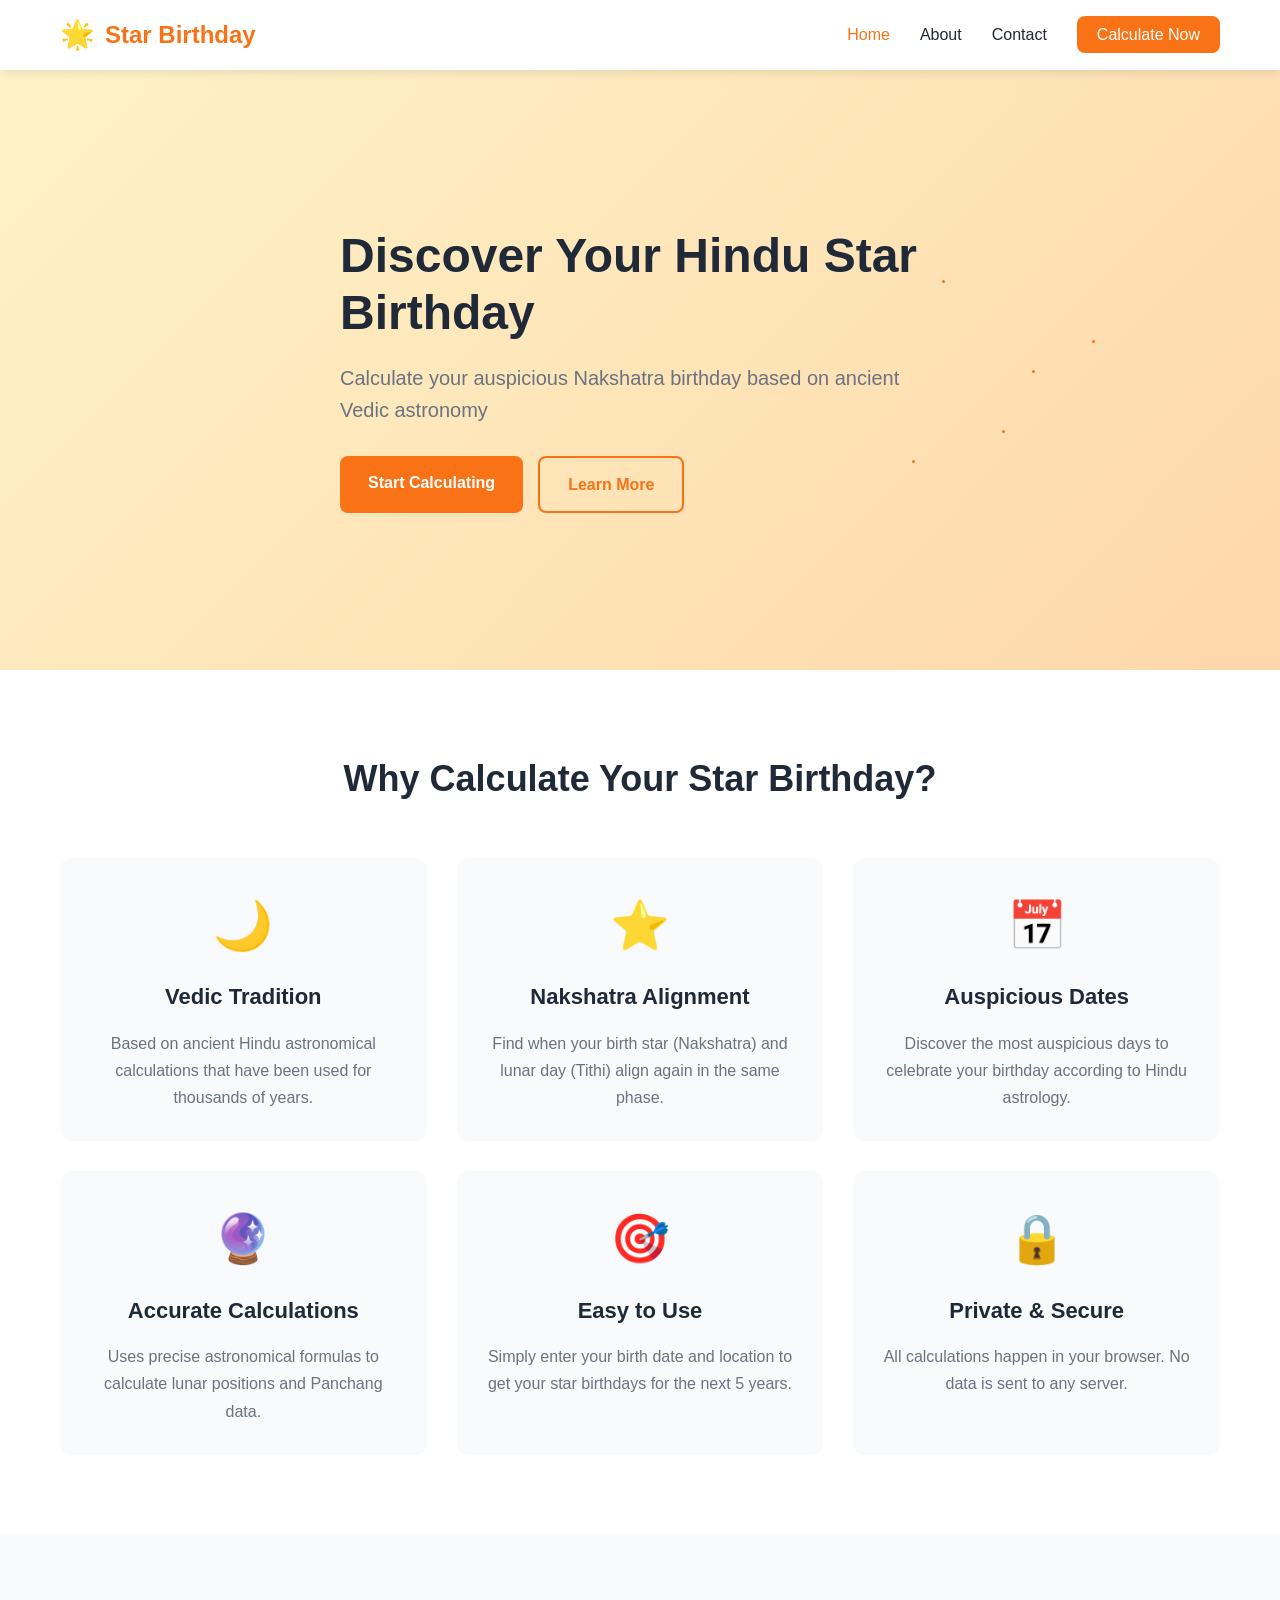
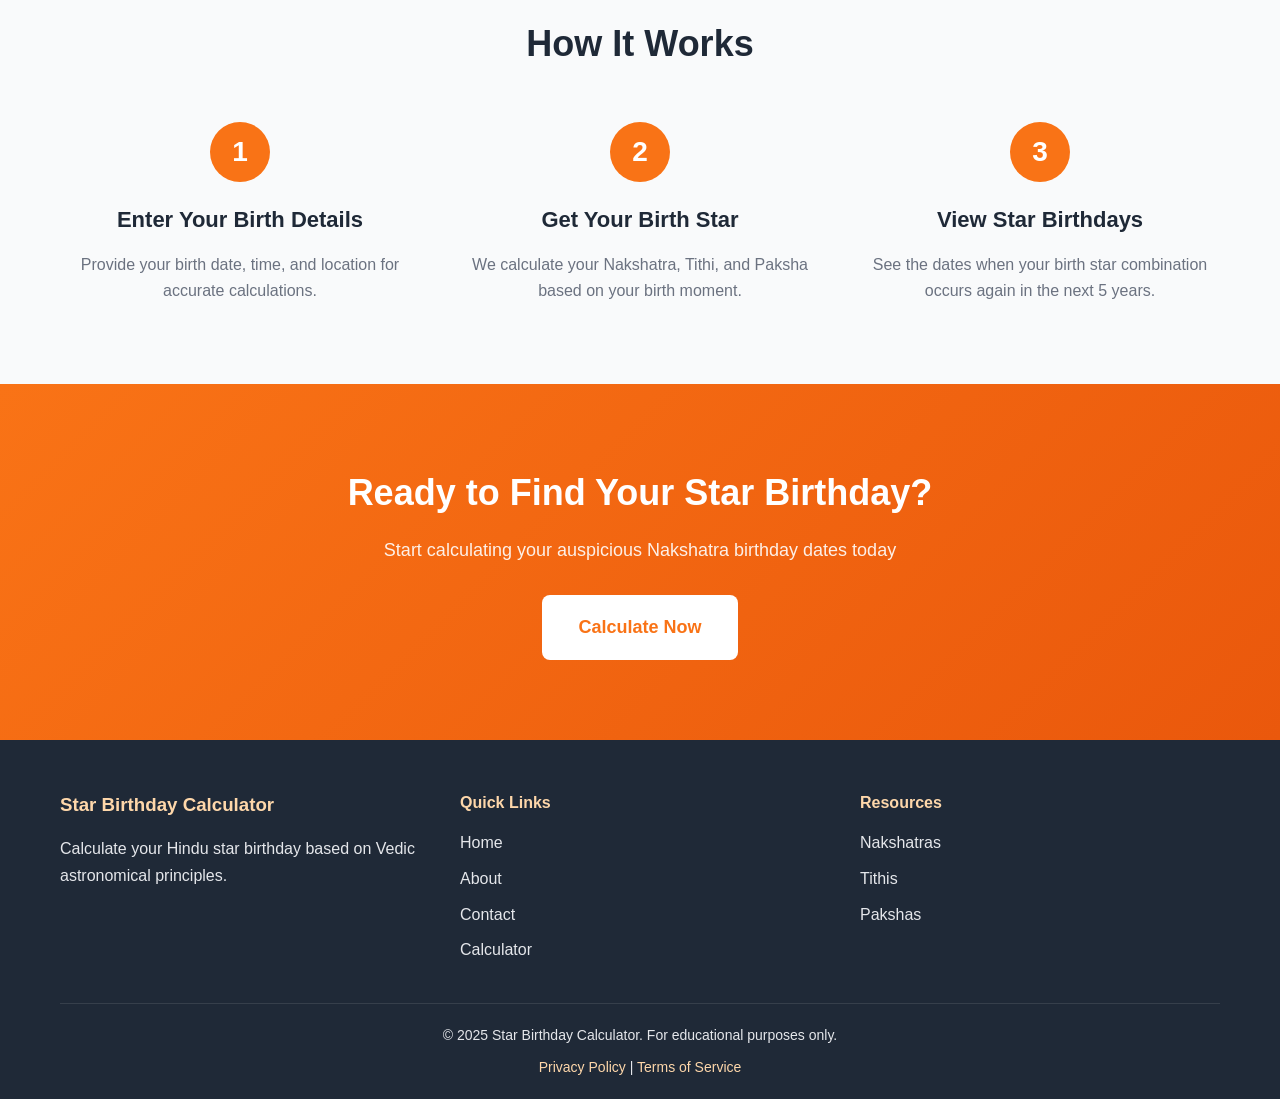
<file: index.html>
<!-- index.html -->
<!DOCTYPE html>
<html lang="en">
<head>
    <meta charset="UTF-8">
    <meta name="viewport" content="width=device-width, initial-scale=1.0">
    <meta name="google-adsense-account" content="ca-pub-8556925680320624">
    <title>Hindu Star Birthday Calculator - Find Your Nakshatra Birthday</title>
    <meta name="description" content="Calculate your Hindu star birthday based on Nakshatra and Tithi. Discover auspicious dates aligned with Vedic astrology.">
    <link rel="stylesheet" href="styles.css">
</head>
<body>
    <!-- Navigation -->
    <nav class="navbar">
        <div class="nav-container">
            <div class="logo">
                <span class="logo-icon">🌟</span>
                <span class="logo-text">Star Birthday</span>
            </div>
            <ul class="nav-menu" id="navMenu">
                <li><a href="index.html" class="active">Home</a></li>
                <li><a href="about.html">About</a></li>
                <li><a href="contact.html">Contact</a></li>
                <li><a href="calculator.html" class="btn-nav">Calculate Now</a></li>
            </ul>
            <div class="hamburger" id="hamburger">
                <span></span>
                <span></span>
                <span></span>
            </div>
        </div>
    </nav>

    <!-- Hero Section -->
    <section class="hero">
        <div class="hero-content">
            <h1 class="hero-title">Discover Your Hindu Star Birthday</h1>
            <p class="hero-subtitle">
                Calculate your auspicious Nakshatra birthday based on ancient Vedic astronomy
            </p>
            <div class="hero-buttons">
                <a href="calculator.html" class="btn btn-primary">Start Calculating</a>
                <a href="about.html" class="btn btn-secondary">Learn More</a>
            </div>
        </div>
        <div class="hero-image">
            <div class="star-animation">
                <div class="star"></div>
                <div class="star"></div>
                <div class="star"></div>
                <div class="star"></div>
                <div class="star"></div>
            </div>
        </div>
    </section>

    <!-- Features Section -->
    <section class="features">
        <div class="container">
            <h2 class="section-title">Why Calculate Your Star Birthday?</h2>
            <div class="features-grid">
                <div class="feature-card">
                    <div class="feature-icon">🌙</div>
                    <h3>Vedic Tradition</h3>
                    <p>Based on ancient Hindu astronomical calculations that have been used for thousands of years.</p>
                </div>
                <div class="feature-card">
                    <div class="feature-icon">⭐</div>
                    <h3>Nakshatra Alignment</h3>
                    <p>Find when your birth star (Nakshatra) and lunar day (Tithi) align again in the same phase.</p>
                </div>
                <div class="feature-card">
                    <div class="feature-icon">📅</div>
                    <h3>Auspicious Dates</h3>
                    <p>Discover the most auspicious days to celebrate your birthday according to Hindu astrology.</p>
                </div>
                <div class="feature-card">
                    <div class="feature-icon">🔮</div>
                    <h3>Accurate Calculations</h3>
                    <p>Uses precise astronomical formulas to calculate lunar positions and Panchang data.</p>
                </div>
                <div class="feature-card">
                    <div class="feature-icon">🎯</div>
                    <h3>Easy to Use</h3>
                    <p>Simply enter your birth date and location to get your star birthdays for the next 5 years.</p>
                </div>
                <div class="feature-card">
                    <div class="feature-icon">🔒</div>
                    <h3>Private & Secure</h3>
                    <p>All calculations happen in your browser. No data is sent to any server.</p>
                </div>
            </div>
        </div>
    </section>

    <!-- How It Works Section -->
    <section class="how-it-works">
        <div class="container">
            <h2 class="section-title">How It Works</h2>
            <div class="steps">
                <div class="step">
                    <div class="step-number">1</div>
                    <h3>Enter Your Birth Details</h3>
                    <p>Provide your birth date, time, and location for accurate calculations.</p>
                </div>
                <div class="step">
                    <div class="step-number">2</div>
                    <h3>Get Your Birth Star</h3>
                    <p>We calculate your Nakshatra, Tithi, and Paksha based on your birth moment.</p>
                </div>
                <div class="step">
                    <div class="step-number">3</div>
                    <h3>View Star Birthdays</h3>
                    <p>See the dates when your birth star combination occurs again in the next 5 years.</p>
                </div>
            </div>
        </div>
    </section>

    <!-- CTA Section -->
    <section class="cta">
        <div class="container">
            <h2>Ready to Find Your Star Birthday?</h2>
            <p>Start calculating your auspicious Nakshatra birthday dates today</p>
            <a href="calculator.html" class="btn btn-large">Calculate Now</a>
        </div>
    </section>

    <!-- Footer -->
    <footer class="footer">
        <div class="container">
            <div class="footer-content">
                <div class="footer-section">
                    <h3>Star Birthday Calculator</h3>
                    <p>Calculate your Hindu star birthday based on Vedic astronomical principles.</p>
                </div>
                <div class="footer-section">
                    <h4>Quick Links</h4>
                    <ul>
                        <li><a href="index.html">Home</a></li>
                        <li><a href="about.html">About</a></li>
                        <li><a href="contact.html">Contact</a></li>
                        <li><a href="calculator.html">Calculator</a></li>
                    </ul>
                </div>
                <div class="footer-section">
                    <h4>Resources</h4>
                    <ul>
                        <li><a href="about.html#nakshatras">Nakshatras</a></li>
                        <li><a href="about.html#tithis">Tithis</a></li>
                        <li><a href="about.html#pakshas">Pakshas</a></li>
                    </ul>
                </div>
            </div>
            <div class="footer-bottom">
                <p>&copy; 2025 Star Birthday Calculator. For educational purposes only.</p>
                <p class="footer-links">
                    <a href="privacy.html">Privacy Policy</a> | 
                    <a href="terms.html">Terms of Service</a>
                </p>
            </div>
        </div>
    </footer>

    <script src="main-script.js"></script>
</body>
</html>
</file>
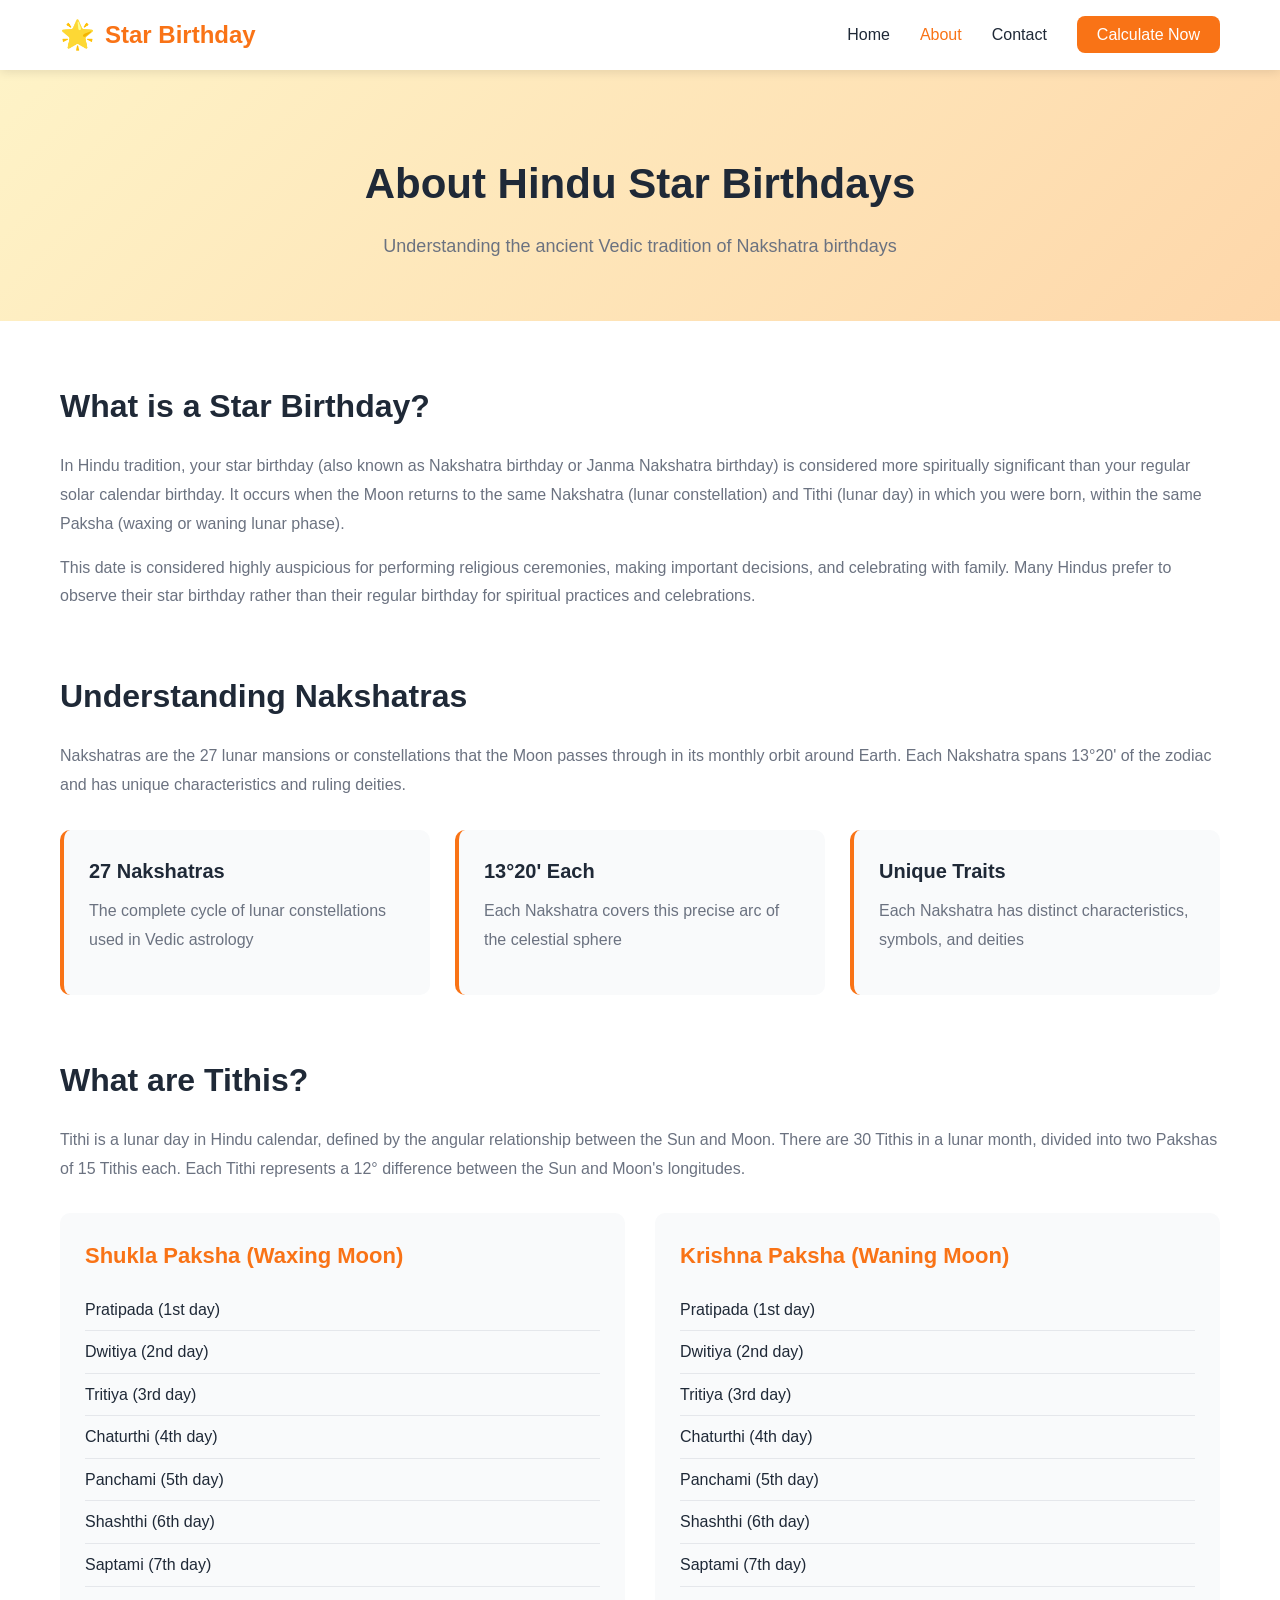
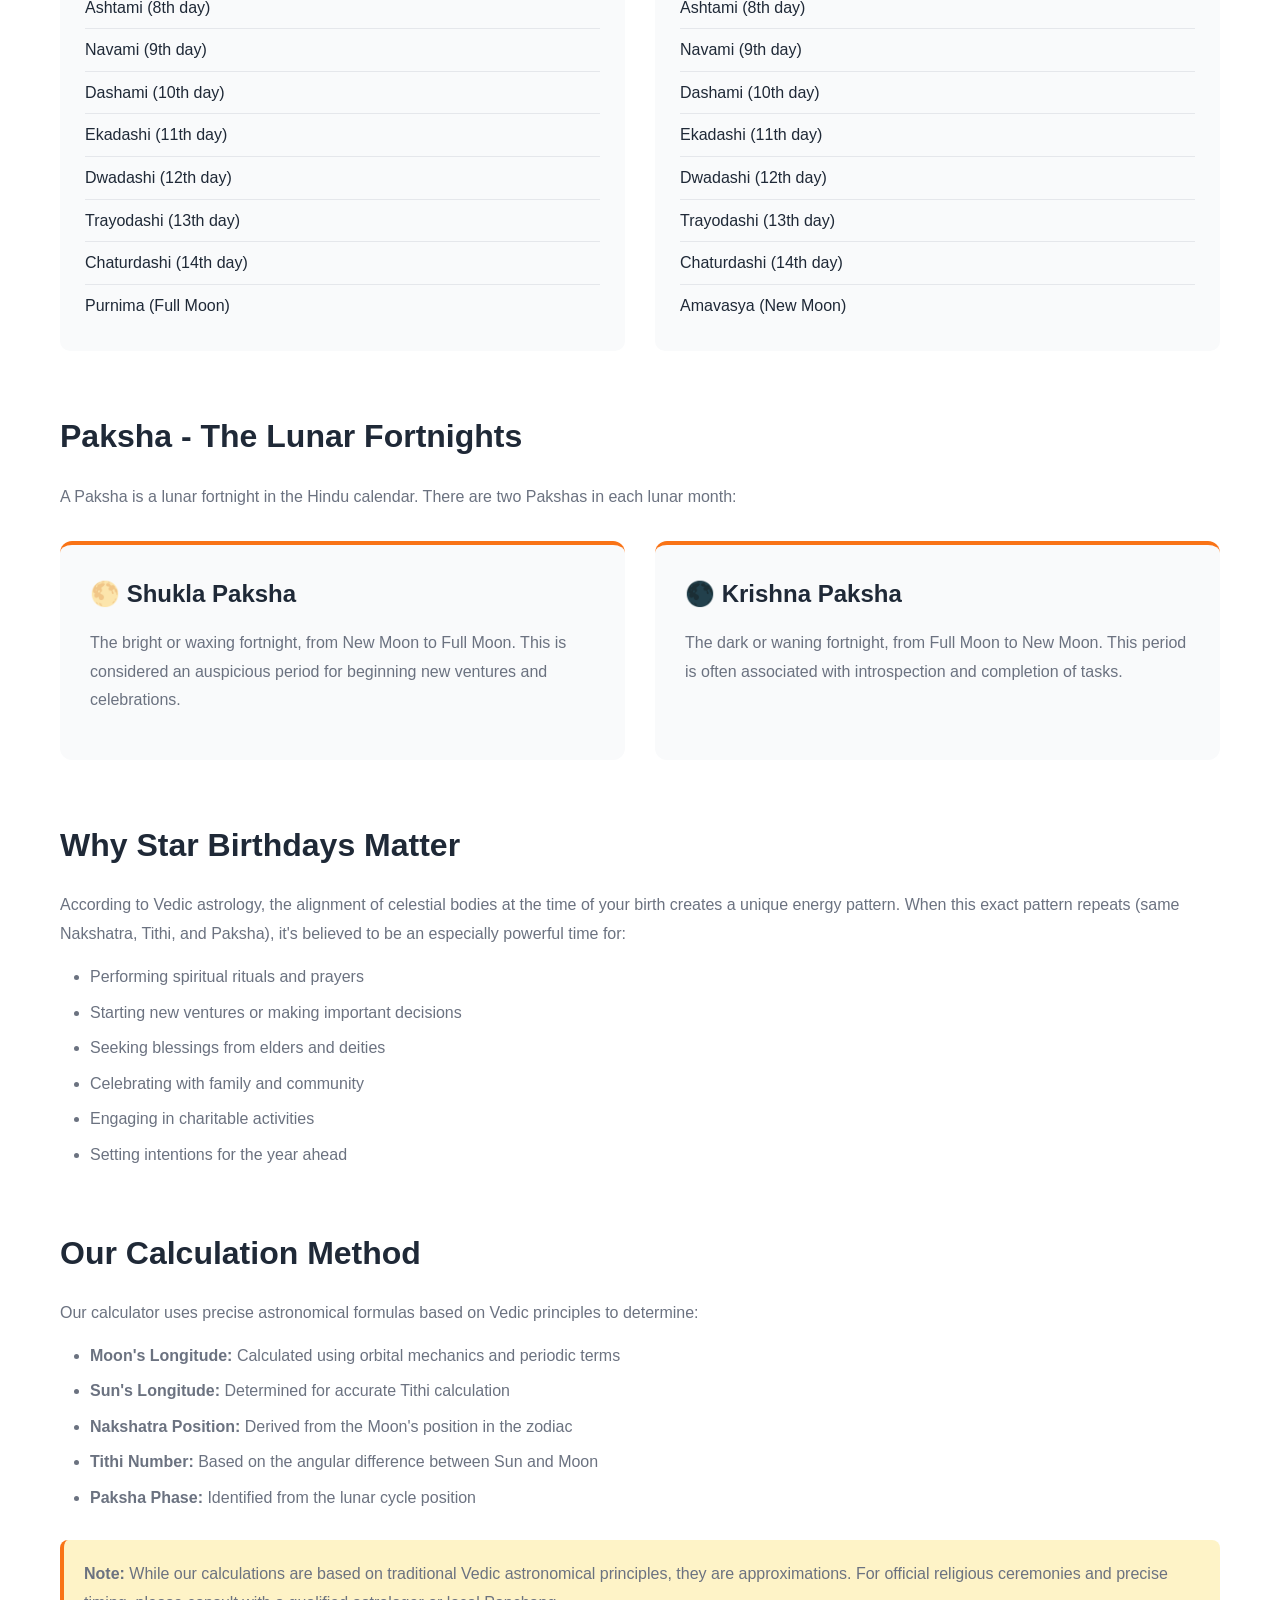
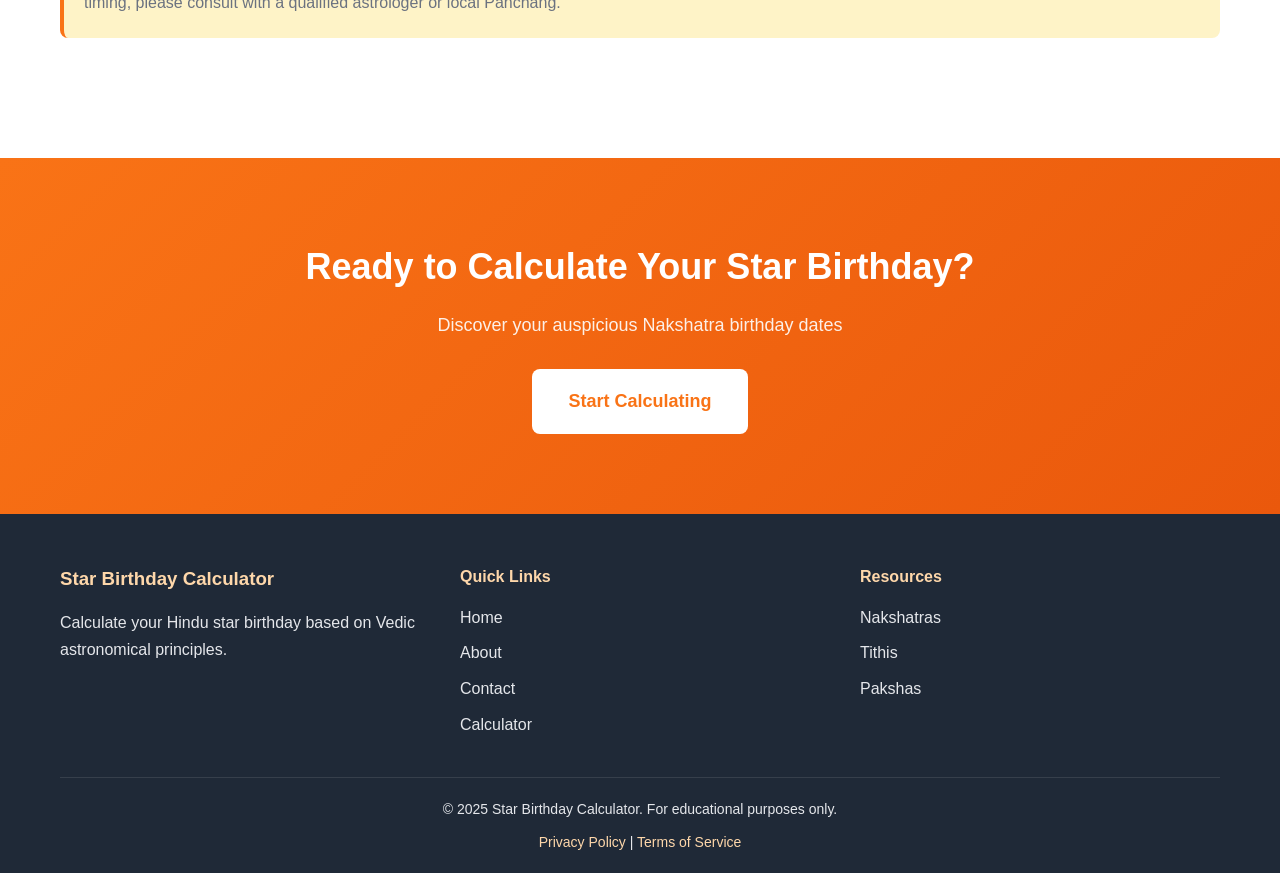
<file: about.html>
<!-- about.html -->
<!DOCTYPE html>
<html lang="en">
<head>
    <meta charset="UTF-8">
    <meta name="viewport" content="width=device-width, initial-scale=1.0">
    <meta name="google-adsense-account" content="ca-pub-8556925680320624">
    <title>About - Hindu Star Birthday Calculator</title>
    <meta name="description" content="Learn about Hindu star birthdays, Nakshatras, Tithis, and Vedic astrology principles.">
    <link rel="stylesheet" href="styles.css">
</head>
<body>
    <!-- Navigation -->
    <nav class="navbar">
        <div class="nav-container">
            <div class="logo">
                <span class="logo-icon">🌟</span>
                <span class="logo-text">Star Birthday</span>
            </div>
            <ul class="nav-menu" id="navMenu">
                <li><a href="index.html">Home</a></li>
                <li><a href="about.html" class="active">About</a></li>
                <li><a href="contact.html">Contact</a></li>
                <li><a href="calculator.html" class="btn-nav">Calculate Now</a></li>
            </ul>
            <div class="hamburger" id="hamburger">
                <span></span>
                <span></span>
                <span></span>
            </div>
        </div>
    </nav>

    <!-- Page Header -->
    <section class="page-header">
        <div class="container">
            <h1>About Hindu Star Birthdays</h1>
            <p>Understanding the ancient Vedic tradition of Nakshatra birthdays</p>
        </div>
    </section>

    <!-- About Content -->
    <section class="about-content">
        <div class="container">
            <div class="content-section">
                <h2>What is a Star Birthday?</h2>
                <p>
                    In Hindu tradition, your star birthday (also known as Nakshatra birthday or Janma Nakshatra birthday) 
                    is considered more spiritually significant than your regular solar calendar birthday. It occurs when 
                    the Moon returns to the same Nakshatra (lunar constellation) and Tithi (lunar day) in which you were born, 
                    within the same Paksha (waxing or waning lunar phase).
                </p>
                <p>
                    This date is considered highly auspicious for performing religious ceremonies, making important decisions, 
                    and celebrating with family. Many Hindus prefer to observe their star birthday rather than their 
                    regular birthday for spiritual practices and celebrations.
                </p>
            </div>

            <div class="content-section" id="nakshatras">
                <h2>Understanding Nakshatras</h2>
                <p>
                    Nakshatras are the 27 lunar mansions or constellations that the Moon passes through in its monthly 
                    orbit around Earth. Each Nakshatra spans 13°20' of the zodiac and has unique characteristics and 
                    ruling deities.
                </p>
                <div class="info-grid">
                    <div class="info-card">
                        <h3>27 Nakshatras</h3>
                        <p>The complete cycle of lunar constellations used in Vedic astrology</p>
                    </div>
                    <div class="info-card">
                        <h3>13°20' Each</h3>
                        <p>Each Nakshatra covers this precise arc of the celestial sphere</p>
                    </div>
                    <div class="info-card">
                        <h3>Unique Traits</h3>
                        <p>Each Nakshatra has distinct characteristics, symbols, and deities</p>
                    </div>
                </div>
            </div>

            <div class="content-section" id="tithis">
                <h2>What are Tithis?</h2>
                <p>
                    Tithi is a lunar day in Hindu calendar, defined by the angular relationship between the Sun and Moon. 
                    There are 30 Tithis in a lunar month, divided into two Pakshas of 15 Tithis each. Each Tithi 
                    represents a 12° difference between the Sun and Moon's longitudes.
                </p>
                <div class="tithi-list">
                    <div class="tithi-group">
                        <h3>Shukla Paksha (Waxing Moon)</h3>
                        <ul>
                            <li>Pratipada (1st day)</li>
                            <li>Dwitiya (2nd day)</li>
                            <li>Tritiya (3rd day)</li>
                            <li>Chaturthi (4th day)</li>
                            <li>Panchami (5th day)</li>
                            <li>Shashthi (6th day)</li>
                            <li>Saptami (7th day)</li>
                            <li>Ashtami (8th day)</li>
                            <li>Navami (9th day)</li>
                            <li>Dashami (10th day)</li>
                            <li>Ekadashi (11th day)</li>
                            <li>Dwadashi (12th day)</li>
                            <li>Trayodashi (13th day)</li>
                            <li>Chaturdashi (14th day)</li>
                            <li>Purnima (Full Moon)</li>
                        </ul>
                    </div>
                    <div class="tithi-group">
                        <h3>Krishna Paksha (Waning Moon)</h3>
                        <ul>
                            <li>Pratipada (1st day)</li>
                            <li>Dwitiya (2nd day)</li>
                            <li>Tritiya (3rd day)</li>
                            <li>Chaturthi (4th day)</li>
                            <li>Panchami (5th day)</li>
                            <li>Shashthi (6th day)</li>
                            <li>Saptami (7th day)</li>
                            <li>Ashtami (8th day)</li>
                            <li>Navami (9th day)</li>
                            <li>Dashami (10th day)</li>
                            <li>Ekadashi (11th day)</li>
                            <li>Dwadashi (12th day)</li>
                            <li>Trayodashi (13th day)</li>
                            <li>Chaturdashi (14th day)</li>
                            <li>Amavasya (New Moon)</li>
                        </ul>
                    </div>
                </div>
            </div>

            <div class="content-section" id="pakshas">
                <h2>Paksha - The Lunar Fortnights</h2>
                <p>
                    A Paksha is a lunar fortnight in the Hindu calendar. There are two Pakshas in each lunar month:
                </p>
                <div class="paksha-cards">
                    <div class="paksha-card">
                        <h3>🌕 Shukla Paksha</h3>
                        <p>The bright or waxing fortnight, from New Moon to Full Moon. This is considered an auspicious 
                        period for beginning new ventures and celebrations.</p>
                    </div>
                    <div class="paksha-card">
                        <h3>🌑 Krishna Paksha</h3>
                        <p>The dark or waning fortnight, from Full Moon to New Moon. This period is often associated 
                        with introspection and completion of tasks.</p>
                    </div>
                </div>
            </div>

            <div class="content-section">
                <h2>Why Star Birthdays Matter</h2>
                <p>
                    According to Vedic astrology, the alignment of celestial bodies at the time of your birth 
                    creates a unique energy pattern. When this exact pattern repeats (same Nakshatra, Tithi, and Paksha), 
                    it's believed to be an especially powerful time for:
                </p>
                <ul class="benefits-list">
                    <li>Performing spiritual rituals and prayers</li>
                    <li>Starting new ventures or making important decisions</li>
                    <li>Seeking blessings from elders and deities</li>
                    <li>Celebrating with family and community</li>
                    <li>Engaging in charitable activities</li>
                    <li>Setting intentions for the year ahead</li>
                </ul>
            </div>

            <div class="content-section">
                <h2>Our Calculation Method</h2>
                <p>
                    Our calculator uses precise astronomical formulas based on Vedic principles to determine:
                </p>
                <ul class="calculation-list">
                    <li><strong>Moon's Longitude:</strong> Calculated using orbital mechanics and periodic terms</li>
                    <li><strong>Sun's Longitude:</strong> Determined for accurate Tithi calculation</li>
                    <li><strong>Nakshatra Position:</strong> Derived from the Moon's position in the zodiac</li>
                    <li><strong>Tithi Number:</strong> Based on the angular difference between Sun and Moon</li>
                    <li><strong>Paksha Phase:</strong> Identified from the lunar cycle position</li>
                </ul>
                <p class="disclaimer">
                    <strong>Note:</strong> While our calculations are based on traditional Vedic astronomical principles, 
                    they are approximations. For official religious ceremonies and precise timing, please consult with 
                    a qualified astrologer or local Panchang.
                </p>
            </div>
        </div>
    </section>

    <!-- CTA Section -->
    <section class="cta">
        <div class="container">
            <h2>Ready to Calculate Your Star Birthday?</h2>
            <p>Discover your auspicious Nakshatra birthday dates</p>
            <a href="calculator.html" class="btn btn-large">Start Calculating</a>
        </div>
    </section>

    <!-- Footer -->
    <footer class="footer">
        <div class="container">
            <div class="footer-content">
                <div class="footer-section">
                    <h3>Star Birthday Calculator</h3>
                    <p>Calculate your Hindu star birthday based on Vedic astronomical principles.</p>
                </div>
                <div class="footer-section">
                    <h4>Quick Links</h4>
                    <ul>
                        <li><a href="index.html">Home</a></li>
                        <li><a href="about.html">About</a></li>
                        <li><a href="contact.html">Contact</a></li>
                        <li><a href="calculator.html">Calculator</a></li>
                    </ul>
                </div>
                <div class="footer-section">
                    <h4>Resources</h4>
                    <ul>
                        <li><a href="about.html#nakshatras">Nakshatras</a></li>
                        <li><a href="about.html#tithis">Tithis</a></li>
                        <li><a href="about.html#pakshas">Pakshas</a></li>
                    </ul>
                </div>
            </div>
            <div class="footer-bottom">
                <p>&copy; 2025 Star Birthday Calculator. For educational purposes only.</p>
                <p class="footer-links">
                    <a href="privacy.html">Privacy Policy</a> | 
                    <a href="terms.html">Terms of Service</a>
                </p>
            </div>
        </div>
    </footer>

    <script src="main-script.js"></script>
</body>
</html>
</file>
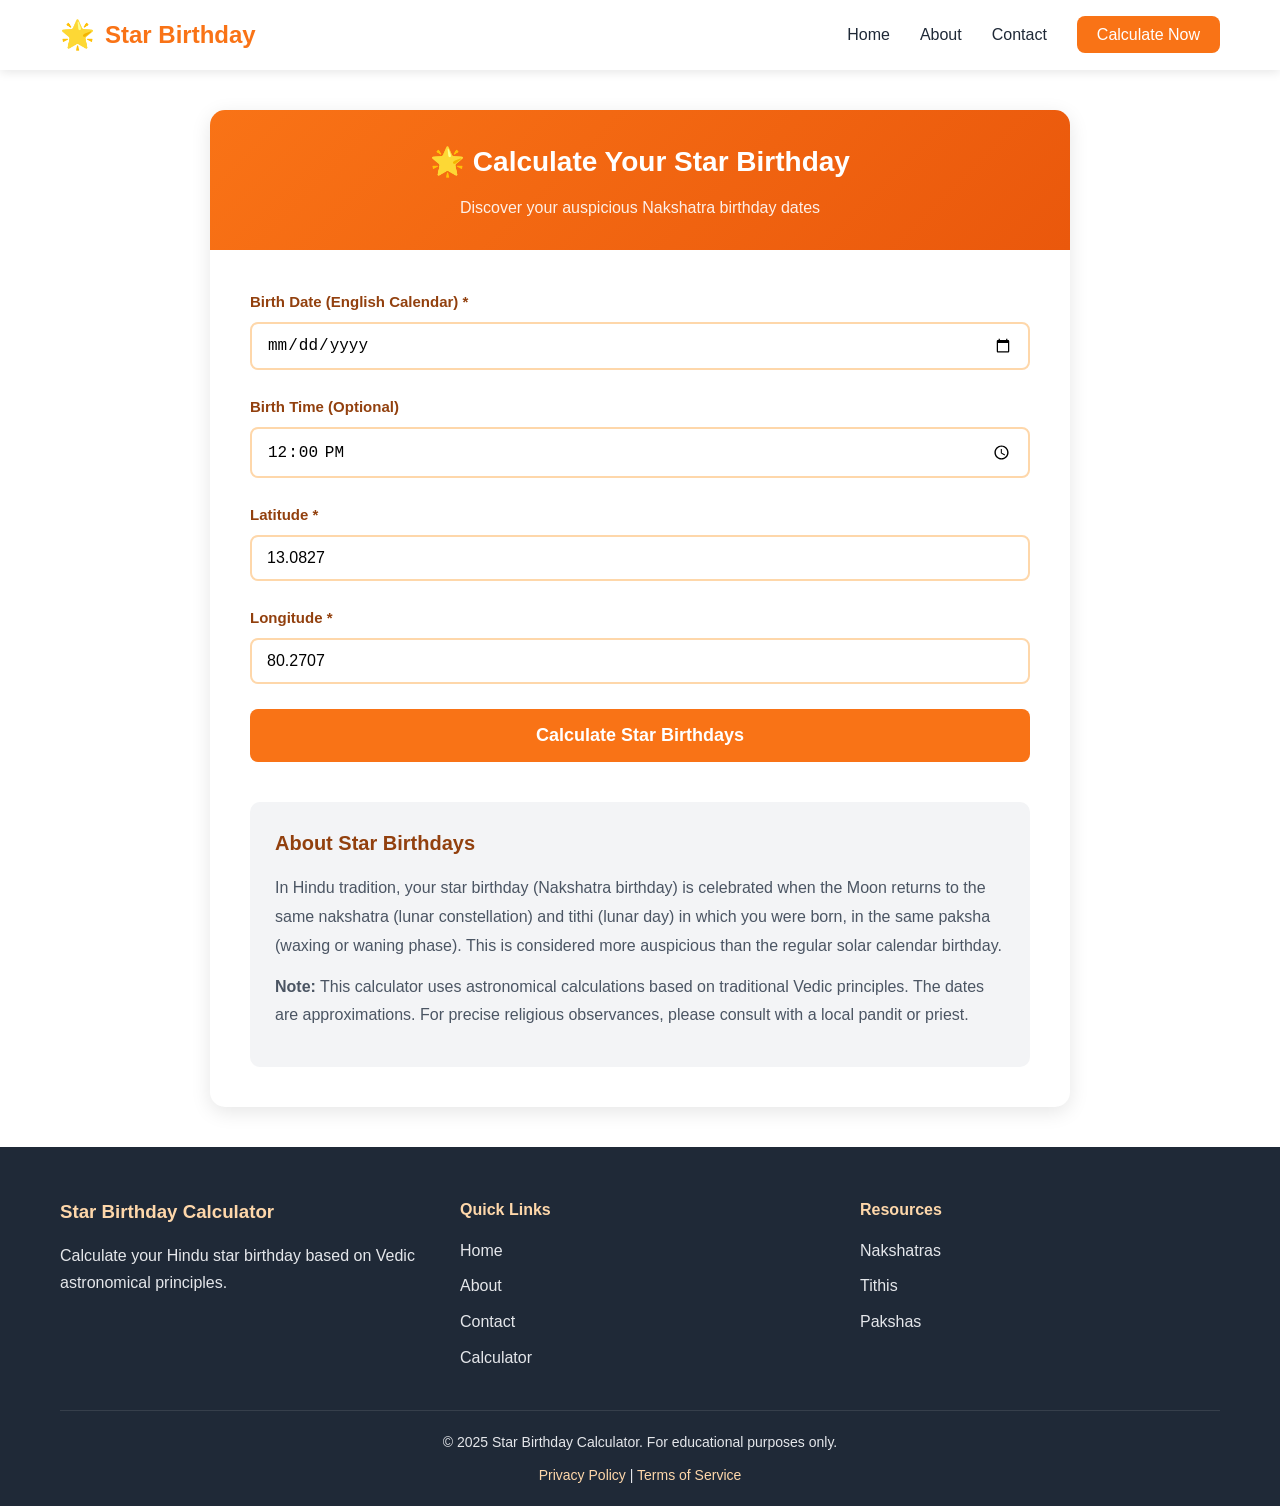
<file: calculator.html>
<!DOCTYPE html>
<html lang="en">
<head>
    <meta charset="UTF-8">
    <meta name="viewport" content="width=device-width, initial-scale=1.0">
    <title>Calculator - Hindu Star Birthday Calculator</title>
    <meta name="description" content="Calculate your Hindu star birthday based on Nakshatra and Tithi. Find your auspicious dates for the next 5 years.">
    <link rel="stylesheet" href="styles.css">
    <style>
        /* Additional styles specific to calculator page */
        .calculator-container {
            max-width: 900px;
            margin: 0 auto;
            padding: 40px 20px;
        }

        .calculator-card {
            background: white;
            border-radius: 15px;
            box-shadow: 0 5px 20px rgba(0, 0, 0, 0.1);
            overflow: hidden;
        }

        .calculator-header {
            background: linear-gradient(135deg, #f97316 0%, #ea580c 100%);
            color: white;
            padding: 30px;
            text-align: center;
        }

        .calculator-header h2 {
            font-size: 28px;
            margin-bottom: 10px;
        }

        .calculator-header p {
            opacity: 0.9;
        }

        .calculator-content {
            padding: 40px;
        }

        .calc-form-group {
            margin-bottom: 25px;
        }

        .calc-form-group label {
            display: block;
            margin-bottom: 8px;
            color: #92400e;
            font-weight: 600;
            font-size: 15px;
        }

        .calc-form-group input {
            width: 100%;
            padding: 12px 15px;
            border: 2px solid #fed7aa;
            border-radius: 8px;
            font-size: 16px;
            transition: border-color 0.3s;
        }

        .calc-form-group input:focus {
            outline: none;
            border-color: #f97316;
        }

        .calc-btn {
            width: 100%;
            padding: 16px;
            background: #f97316;
            color: white;
            border: none;
            border-radius: 8px;
            font-size: 18px;
            font-weight: 600;
            cursor: pointer;
            transition: all 0.3s;
        }

        .calc-btn:hover:not(:disabled) {
            background: #ea580c;
            transform: translateY(-2px);
            box-shadow: 0 5px 15px rgba(249, 115, 22, 0.3);
        }

        .calc-btn:disabled {
            background: #fed7aa;
            cursor: not-allowed;
            transform: none;
        }

        .calc-error {
            background: #fee2e2;
            color: #991b1b;
            padding: 15px;
            border-radius: 8px;
            margin: 20px 0;
            border-left: 4px solid #dc2626;
            display: none;
        }

        .calc-error.show {
            display: block;
        }

        .calc-loading {
            text-align: center;
            padding: 40px;
            display: none;
        }

        .calc-loading.show {
            display: block;
        }

        .calc-spinner {
            border: 4px solid #fed7aa;
            border-top: 4px solid #f97316;
            border-radius: 50%;
            width: 50px;
            height: 50px;
            animation: spin 1s linear infinite;
            margin: 0 auto 20px;
        }

        @keyframes spin {
            0% { transform: rotate(0deg); }
            100% { transform: rotate(360deg); }
        }

        .calc-birth-info {
            background: #ecfccb;
            padding: 25px;
            border-radius: 10px;
            margin: 30px 0;
            border-left: 4px solid #84cc16;
            display: none;
        }

        .calc-birth-info.show {
            display: block;
        }

        .calc-birth-info h3 {
            color: #3f6212;
            margin-bottom: 15px;
            font-size: 22px;
        }

        .calc-birth-info p {
            color: #4d7c0f;
            margin: 10px 0;
            font-size: 16px;
        }

        .calc-birth-info strong {
            color: #365314;
        }

        .calc-results {
            display: none;
            margin-top: 30px;
        }

        .calc-results.show {
            display: block;
        }

        .calc-results h3 {
            color: #92400e;
            margin-bottom: 15px;
            font-size: 24px;
        }

        .calc-info-text {
            background: #dbeafe;
            padding: 15px;
            border-radius: 8px;
            color: #1e40af;
            margin-bottom: 25px;
            font-size: 14px;
            line-height: 1.6;
        }

        .calc-birthday-list {
            display: grid;
            gap: 20px;
        }

        .calc-birthday-card {
            display: flex;
            align-items: center;
            background: #fff7ed;
            padding: 25px;
            border-radius: 12px;
            box-shadow: 0 2px 8px rgba(0, 0, 0, 0.08);
            border-left: 4px solid #f97316;
            transition: transform 0.3s, box-shadow 0.3s;
        }

        .calc-birthday-card:hover {
            transform: translateY(-3px);
            box-shadow: 0 5px 15px rgba(0, 0, 0, 0.15);
        }

        .calc-year-badge {
            background: #f97316;
            color: white;
            padding: 15px 20px;
            border-radius: 10px;
            font-size: 28px;
            font-weight: bold;
            margin-right: 25px;
            min-width: 90px;
            text-align: center;
        }

        .calc-birthday-details {
            flex: 1;
        }

        .calc-date {
            font-size: 18px;
            font-weight: 600;
            color: #1f2937;
            margin: 5px 0;
        }

        .calc-nakshatra {
            color: #d97706;
            font-weight: 600;
            margin: 5px 0;
            font-size: 16px;
        }

        .calc-tithi {
            color: #6b7280;
            font-size: 14px;
            margin: 5px 0;
        }

        .calc-info-section {
            background: #f3f4f6;
            padding: 25px;
            border-radius: 10px;
            margin-top: 40px;
        }

        .calc-info-section h4 {
            color: #92400e;
            margin-bottom: 15px;
            font-size: 20px;
        }

        .calc-info-section p {
            color: #4b5563;
            line-height: 1.8;
            margin-bottom: 12px;
        }

        @media (max-width: 600px) {
            .calculator-content {
                padding: 25px;
            }

            .calc-birthday-card {
                flex-direction: column;
                text-align: center;
            }

            .calc-year-badge {
                margin-right: 0;
                margin-bottom: 15px;
            }
        }
    </style>
</head>
<body>
    <!-- Navigation -->
    <nav class="navbar">
        <div class="nav-container">
            <div class="logo">
                <span class="logo-icon">🌟</span>
                <span class="logo-text">Star Birthday</span>
            </div>
            <ul class="nav-menu" id="navMenu">
                <li><a href="index.html">Home</a></li>
                <li><a href="about.html">About</a></li>
                <li><a href="contact.html">Contact</a></li>
                <li><a href="calculator.html" class="btn-nav active">Calculate Now</a></li>
            </ul>
            <div class="hamburger" id="hamburger">
                <span></span>
                <span></span>
                <span></span>
            </div>
        </div>
    </nav>

    <!-- Calculator Section -->
    <section class="calculator-container">
        <div class="calculator-card">
            <div class="calculator-header">
                <h2>🌟 Calculate Your Star Birthday</h2>
                <p>Discover your auspicious Nakshatra birthday dates</p>
            </div>

            <div class="calculator-content">
                <form id="calculatorForm">
                    <div class="calc-form-group">
                        <label for="birthDate">Birth Date (English Calendar) *</label>
                        <input type="date" id="birthDate" required max="">
                    </div>

                    <div class="calc-form-group">
                        <label for="birthTime">Birth Time (Optional)</label>
                        <input type="time" id="birthTime" value="12:00">
                    </div>

                    <div class="calc-form-group">
                        <label for="latitude">Latitude *</label>
                        <input type="number" id="latitude" step="0.0001" value="13.0827" required placeholder="e.g., 13.0827 (Chennai)">
                    </div>

                    <div class="calc-form-group">
                        <label for="longitude">Longitude *</label>
                        <input type="number" id="longitude" step="0.0001" value="80.2707" required placeholder="e.g., 80.2707 (Chennai)">
                    </div>

                    <button type="submit" class="calc-btn" id="calculateBtn">
                        Calculate Star Birthdays
                    </button>
                </form>

                <div class="calc-error" id="errorMsg"></div>

                <div class="calc-loading" id="loading">
                    <div class="calc-spinner"></div>
                    <p>Calculating your star birthdays...</p>
                </div>

                <div class="calc-birth-info" id="birthInfo">
                    <h3>Your Birth Star (Nakshatra)</h3>
                    <p><strong>Birth Date:</strong> <span id="birthDateDisplay"></span></p>
                    <p><strong>Nakshatra:</strong> <span id="birthNakshatra"></span></p>
                    <p><strong>Tithi:</strong> <span id="birthTithi"></span></p>
                    <p><strong>Paksha:</strong> <span id="birthPaksha"></span></p>
                </div>

                <div class="calc-results" id="results">
                    <h3>Your Star Birthdays (Next 5 Years)</h3>
                    <div class="calc-info-text">
                        Your Hindu star birthday occurs when the same Nakshatra (birth star) and Tithi (lunar day) 
                        combination appears in the same Paksha (lunar fortnight) as your birth.
                    </div>
                    
                    <div class="calc-birthday-list" id="birthdayList"></div>
                </div>

                <div class="calc-info-section">
                    <h4>About Star Birthdays</h4>
                    <p>
                        In Hindu tradition, your star birthday (Nakshatra birthday) is celebrated when the Moon 
                        returns to the same nakshatra (lunar constellation) and tithi (lunar day) in which you were born, 
                        in the same paksha (waxing or waning phase). This is considered more auspicious than the 
                        regular solar calendar birthday.
                    </p>
                    <p>
                        <strong>Note:</strong> This calculator uses astronomical calculations based on traditional Vedic principles. 
                        The dates are approximations. For precise religious observances, please consult with a local pandit or priest.
                    </p>
                </div>
            </div>
        </div>
    </section>

    <!-- Footer -->
    <footer class="footer">
        <div class="container">
            <div class="footer-content">
                <div class="footer-section">
                    <h3>Star Birthday Calculator</h3>
                    <p>Calculate your Hindu star birthday based on Vedic astronomical principles.</p>
                </div>
                <div class="footer-section">
                    <h4>Quick Links</h4>
                    <ul>
                        <li><a href="index.html">Home</a></li>
                        <li><a href="about.html">About</a></li>
                        <li><a href="contact.html">Contact</a></li>
                        <li><a href="calculator.html">Calculator</a></li>
                    </ul>
                </div>
                <div class="footer-section">
                    <h4>Resources</h4>
                    <ul>
                        <li><a href="about.html#nakshatras">Nakshatras</a></li>
                        <li><a href="about.html#tithis">Tithis</a></li>
                        <li><a href="about.html#pakshas">Pakshas</a></li>
                    </ul>
                </div>
            </div>
            <div class="footer-bottom">
                <p>&copy; 2025 Star Birthday Calculator. For educational purposes only.</p>
                <p class="footer-links">
                    <a href="privacy.html">Privacy Policy</a> | 
                    <a href="terms.html">Terms of Service</a>
                </p>
            </div>
        </div>
    </footer>

    <script src="main-script.js"></script>
    <script>
        // Set max date to today
        document.getElementById('birthDate').max = new Date().toISOString().split('T')[0];

        // Nakshatra and Tithi data
        const NAKSHATRAS = [
            'Ashwini', 'Bharani', 'Krittika', 'Rohini', 'Mrigashira', 'Ardra',
            'Punarvasu', 'Pushya', 'Ashlesha', 'Magha', 'Purva Phalguni',
            'Uttara Phalguni', 'Hasta', 'Chitra', 'Swati', 'Vishakha',
            'Anuradha', 'Jyeshtha', 'Moola', 'Purva Ashadha', 'Uttara Ashadha',
            'Shravana', 'Dhanishta', 'Shatabhisha', 'Purva Bhadrapada',
            'Uttara Bhadrapada', 'Revati'
        ];

        const TITHIS = [
            'Pratipada', 'Dwitiya', 'Tritiya', 'Chaturthi', 'Panchami',
            'Shashthi', 'Saptami', 'Ashtami', 'Navami', 'Dashami',
            'Ekadashi', 'Dwadashi', 'Trayodashi', 'Chaturdashi', 'Purnima'
        ];

        const PAKSHAS = ['Shukla Paksha', 'Krishna Paksha'];

        // More accurate lunar position calculation using astronomical formulas
        function getMoonLongitude(jd) {
            const T = (jd - 2451545.0) / 36525.0;
            
            const L0 = 218.3164477 + 481267.88123421 * T - 0.0015786 * T * T + 
                       T * T * T / 538841.0 - T * T * T * T / 65194000.0;
            
            const D = 297.8501921 + 445267.1114034 * T - 0.0018819 * T * T + 
                      T * T * T / 545868.0 - T * T * T * T / 113065000.0;
            
            const M = 357.5291092 + 35999.0502909 * T - 0.0001536 * T * T + 
                      T * T * T / 24490000.0;
            
            const M1 = 134.9633964 + 477198.8675055 * T + 0.0087414 * T * T + 
                       T * T * T / 69699.0 - T * T * T * T / 14712000.0;
            
            const F = 93.2720950 + 483202.0175233 * T - 0.0036539 * T * T - 
                      T * T * T / 3526000.0 + T * T * T * T / 863310000.0;
            
            const toRad = Math.PI / 180;
            
            let longitude = L0 +
                6.288774 * Math.sin(M1 * toRad) +
                1.274027 * Math.sin((2 * D - M1) * toRad) +
                0.658314 * Math.sin(2 * D * toRad) +
                0.213618 * Math.sin(2 * M1 * toRad) -
                0.185116 * Math.sin(M * toRad) -
                0.114332 * Math.sin(2 * F * toRad);
            
            longitude = longitude % 360;
            if (longitude < 0) longitude += 360;
            
            return longitude;
        }

        function getSunLongitude(jd) {
            const T = (jd - 2451545.0) / 36525.0;
            const L0 = 280.46646 + 36000.76983 * T + 0.0003032 * T * T;
            const M = 357.52911 + 35999.05029 * T - 0.0001537 * T * T;
            const C = (1.914602 - 0.004817 * T - 0.000014 * T * T) * Math.sin(M * Math.PI / 180) +
                      (0.019993 - 0.000101 * T) * Math.sin(2 * M * Math.PI / 180) +
                      0.000289 * Math.sin(3 * M * Math.PI / 180);
            
            let longitude = (L0 + C) % 360;
            if (longitude < 0) longitude += 360;
            
            return longitude;
        }

        function dateToJD(date) {
            const a = Math.floor((14 - (date.getMonth() + 1)) / 12);
            const y = date.getFullYear() + 4800 - a;
            const m = (date.getMonth() + 1) + 12 * a - 3;
            
            let jd = date.getDate() + Math.floor((153 * m + 2) / 5) + 365 * y + 
                     Math.floor(y / 4) - Math.floor(y / 100) + Math.floor(y / 400) - 32045;
            
            const hours = date.getHours() + date.getMinutes() / 60 + date.getSeconds() / 3600;
            jd += (hours - 12) / 24;
            
            return jd;
        }

        function calculatePanchang(date) {
            const jd = dateToJD(date);
            const moonLong = getMoonLongitude(jd);
            const sunLong = getSunLongitude(jd);
            
            const nakshatraIndex = Math.floor(moonLong / 13.333333333333334);
            
            let tithiAngle = moonLong - sunLong;
            if (tithiAngle < 0) tithiAngle += 360;
            
            const tithiNumber = Math.floor(tithiAngle / 12);
            
            let paksha, tithi;
            if (tithiNumber < 15) {
                paksha = 'Shukla Paksha';
                tithi = TITHIS[tithiNumber];
            } else {
                paksha = 'Krishna Paksha';
                tithi = tithiNumber === 29 ? 'Amavasya' : TITHIS[tithiNumber - 15];
            }
            
            return {
                nakshatra: NAKSHATRAS[nakshatraIndex % 27],
                tithi: tithi,
                paksha: paksha,
                nakshatraIndex: nakshatraIndex % 27,
                tithiNumber: tithiNumber
            };
        }

        function formatDate(dateStr) {
            const date = new Date(dateStr);
            return date.toLocaleDateString('en-US', {
                weekday: 'long',
                year: 'numeric',
                month: 'long',
                day: 'numeric'
            });
        }

        function showError(message) {
            const errorEl = document.getElementById('errorMsg');
            errorEl.textContent = message;
            errorEl.classList.add('show');
        }

        function hideError() {
            document.getElementById('errorMsg').classList.remove('show');
        }

        function showLoading() {
            document.getElementById('loading').classList.add('show');
            document.getElementById('calculateBtn').disabled = true;
            document.getElementById('calculateBtn').textContent = 'Calculating...';
        }

        function hideLoading() {
            document.getElementById('loading').classList.remove('show');
            document.getElementById('calculateBtn').disabled = false;
            document.getElementById('calculateBtn').textContent = 'Calculate Star Birthdays';
        }

        function findStarBirthdayForYear(year, targetNakshatraIndex, targetTithiNumber, targetPaksha) {
            for (let month = 0; month < 12; month++) {
                const daysInMonth = new Date(year, month + 1, 0).getDate();
                
                for (let day = 1; day <= daysInMonth; day++) {
                    const checkDate = new Date(year, month, day, 12, 0, 0);
                    const panchang = calculatePanchang(checkDate);
                    
                    if (panchang.nakshatraIndex === targetNakshatraIndex && 
                        panchang.tithiNumber === targetTithiNumber && 
                        panchang.paksha === targetPaksha) {
                        return {
                            year: year,
                            date: checkDate,
                            nakshatra: panchang.nakshatra,
                            tithi: panchang.tithi,
                            paksha: panchang.paksha
                        };
                    }
                }
            }
            
            return null;
        }

        document.getElementById('calculatorForm').addEventListener('submit', async function(e) {
            e.preventDefault();
            
            hideError();
            
            const birthDate = document.getElementById('birthDate').value;
            
            if (!birthDate) {
                showError('Please enter your birth date');
                return;
            }

            showLoading();
            
            document.getElementById('birthInfo').classList.remove('show');
            document.getElementById('results').classList.remove('show');

            await new Promise(resolve => setTimeout(resolve, 500));

            try {
                const birthTime = document.getElementById('birthTime').value;
                const [hours, minutes] = birthTime.split(':');
                const birthDateObj = new Date(birthDate);
                birthDateObj.setHours(parseInt(hours), parseInt(minutes), 0);
                
                const birthPanchang = calculatePanchang(birthDateObj);

                document.getElementById('birthDateDisplay').textContent = formatDate(birthDate);
                document.getElementById('birthNakshatra').textContent = birthPanchang.nakshatra;
                document.getElementById('birthTithi').textContent = birthPanchang.tithi;
                document.getElementById('birthPaksha').textContent = birthPanchang.paksha;
                document.getElementById('birthInfo').classList.add('show');

                const currentYear = new Date().getFullYear();
                const starBirthdays = [];

                for (let year = currentYear; year < currentYear + 5; year++) {
                    const starBirthday = findStarBirthdayForYear(
                        year,
                        birthPanchang.nakshatraIndex,
                        birthPanchang.tithiNumber,
                        birthPanchang.paksha
                    );
                    
                    if (starBirthday) {
                        starBirthdays.push(starBirthday);
                    }
                }

                const birthdayList = document.getElementById('birthdayList');
                birthdayList.innerHTML = '';

                if (starBirthdays.length === 0) {
                    showError('Could not find matching star birthdays in the next 5 years. This can happen with certain rare combinations.');
                } else {
                    starBirthdays.forEach(birthday => {
                        const card = document.createElement('div');
                        card.className = 'calc-birthday-card';
                        card.innerHTML = `
                            <div class="calc-year-badge">${birthday.year}</div>
                            <div class="calc-birthday-details">
                                <p class="calc-date">${formatDate(birthday.date.toISOString().split('T')[0])}</p>
                                <p class="calc-nakshatra">${birthday.nakshatra}</p>
                                <p class="calc-tithi">${birthday.tithi} - ${birthday.paksha}</p>
                            </div>
                        `;
                        birthdayList.appendChild(card);
                    });

                    document.getElementById('results').classList.add('show');
                }

            } catch (error) {
                showError('An error occurred while calculating. Please try again.');
                console.error(error);
            } finally {
                hideLoading();
            }
        });
    </script>
</body>
</html>
</file>
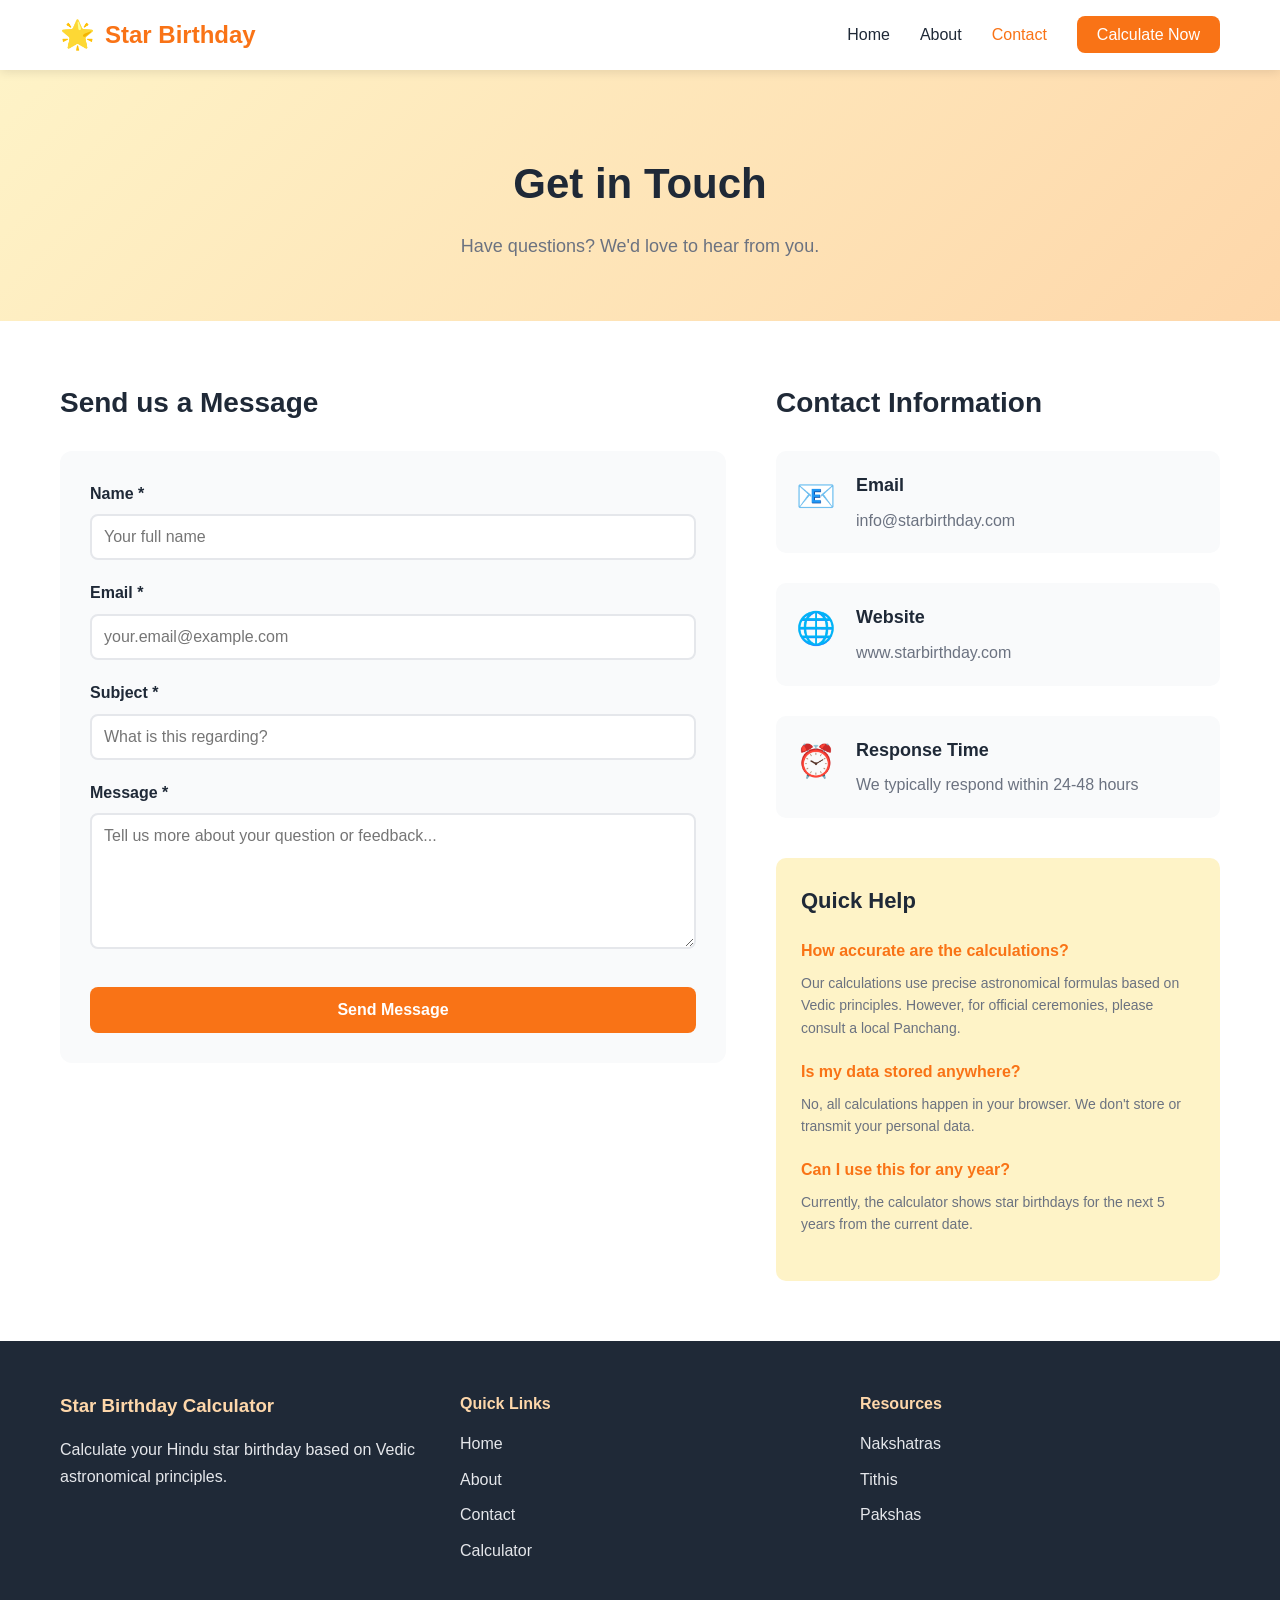
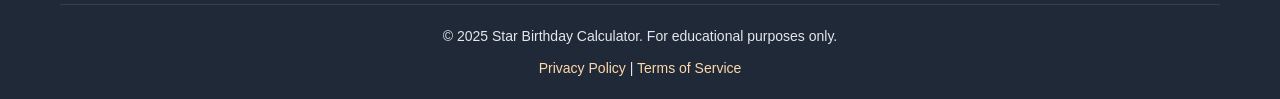
<file: contact.html>
<!-- contact.html -->
<!DOCTYPE html>
<html lang="en">
<head>
    <meta charset="UTF-8">
    <meta name="viewport" content="width=device-width, initial-scale=1.0">
    <meta name="google-adsense-account" content="ca-pub-8556925680320624">
    <title>Contact - Hindu Star Birthday Calculator</title>
    <meta name="description" content="Get in touch with us for questions about Hindu star birthdays and Nakshatra calculations.">
    <link rel="stylesheet" href="styles.css">
</head>
<body>
    <!-- Navigation -->
    <nav class="navbar">
        <div class="nav-container">
            <div class="logo">
                <span class="logo-icon">🌟</span>
                <span class="logo-text">Star Birthday</span>
            </div>
            <ul class="nav-menu" id="navMenu">
                <li><a href="index.html">Home</a></li>
                <li><a href="about.html">About</a></li>
                <li><a href="contact.html" class="active">Contact</a></li>
                <li><a href="calculator.html" class="btn-nav">Calculate Now</a></li>
            </ul>
            <div class="hamburger" id="hamburger">
                <span></span>
                <span></span>
                <span></span>
            </div>
        </div>
    </nav>

    <!-- Page Header -->
    <section class="page-header">
        <div class="container">
            <h1>Get in Touch</h1>
            <p>Have questions? We'd love to hear from you.</p>
        </div>
    </section>

    <!-- Contact Content -->
    <section class="contact-section">
        <div class="container">
            <div class="contact-grid">
                <!-- Contact Form -->
                <div class="contact-form-wrapper">
                    <h2>Send us a Message</h2>
                    <form class="contact-form" id="contactForm">
                        <div class="form-group">
                            <label for="name">Name *</label>
                            <input type="text" id="name" name="name" required placeholder="Your full name">
                        </div>
                        
                        <div class="form-group">
                            <label for="email">Email *</label>
                            <input type="email" id="email" name="email" required placeholder="your.email@example.com">
                        </div>
                        
                        <div class="form-group">
                            <label for="subject">Subject *</label>
                            <input type="text" id="subject" name="subject" required placeholder="What is this regarding?">
                        </div>
                        
                        <div class="form-group">
                            <label for="message">Message *</label>
                            <textarea id="message" name="message" rows="6" required placeholder="Tell us more about your question or feedback..."></textarea>
                        </div>
                        
                        <button type="submit" class="btn btn-primary btn-submit">Send Message</button>
                        
                        <div class="form-message" id="formMessage"></div>
                    </form>
                </div>

                <!-- Contact Info -->
                <div class="contact-info">
                    <h2>Contact Information</h2>
                    
                    <div class="info-item">
                        <div class="info-icon">📧</div>
                        <div class="info-content">
                            <h3>Email</h3>
                            <p>info@starbirthday.com</p>
                        </div>
                    </div>
                    
                    <div class="info-item">
                        <div class="info-icon">🌐</div>
                        <div class="info-content">
                            <h3>Website</h3>
                            <p>www.starbirthday.com</p>
                        </div>
                    </div>
                    
                    <div class="info-item">
                        <div class="info-icon">⏰</div>
                        <div class="info-content">
                            <h3>Response Time</h3>
                            <p>We typically respond within 24-48 hours</p>
                        </div>
                    </div>

                    <div class="faq-section">
                        <h3>Quick Help</h3>
                        <div class="faq-item">
                            <h4>How accurate are the calculations?</h4>
                            <p>Our calculations use precise astronomical formulas based on Vedic principles. However, for official ceremonies, please consult a local Panchang.</p>
                        </div>
                        <div class="faq-item">
                            <h4>Is my data stored anywhere?</h4>
                            <p>No, all calculations happen in your browser. We don't store or transmit your personal data.</p>
                        </div>
                        <div class="faq-item">
                            <h4>Can I use this for any year?</h4>
                            <p>Currently, the calculator shows star birthdays for the next 5 years from the current date.</p>
                        </div>
                    </div>
                </div>
            </div>
        </div>
    </section>

    <!-- Footer -->
    <footer class="footer">
        <div class="container">
            <div class="footer-content">
                <div class="footer-section">
                    <h3>Star Birthday Calculator</h3>
                    <p>Calculate your Hindu star birthday based on Vedic astronomical principles.</p>
                </div>
                <div class="footer-section">
                    <h4>Quick Links</h4>
                    <ul>
                        <li><a href="index.html">Home</a></li>
                        <li><a href="about.html">About</a></li>
                        <li><a href="contact.html">Contact</a></li>
                        <li><a href="calculator.html">Calculator</a></li>
                    </ul>
                </div>
                <div class="footer-section">
                    <h4>Resources</h4>
                    <ul>
                        <li><a href="about.html#nakshatras">Nakshatras</a></li>
                        <li><a href="about.html#tithis">Tithis</a></li>
                        <li><a href="about.html#pakshas">Pakshas</a></li>
                    </ul>
                </div>
            </div>
            <div class="footer-bottom">
                <p>&copy; 2025 Star Birthday Calculator. For educational purposes only.</p>
                <p class="footer-links">
                    <a href="privacy.html">Privacy Policy</a> | 
                    <a href="terms.html">Terms of Service</a>
                </p>
            </div>
        </div>
    </footer>

    <script src="main-script.js"></script>
    <script src="contact-script.js"></script>
</body>
</html>
</file>
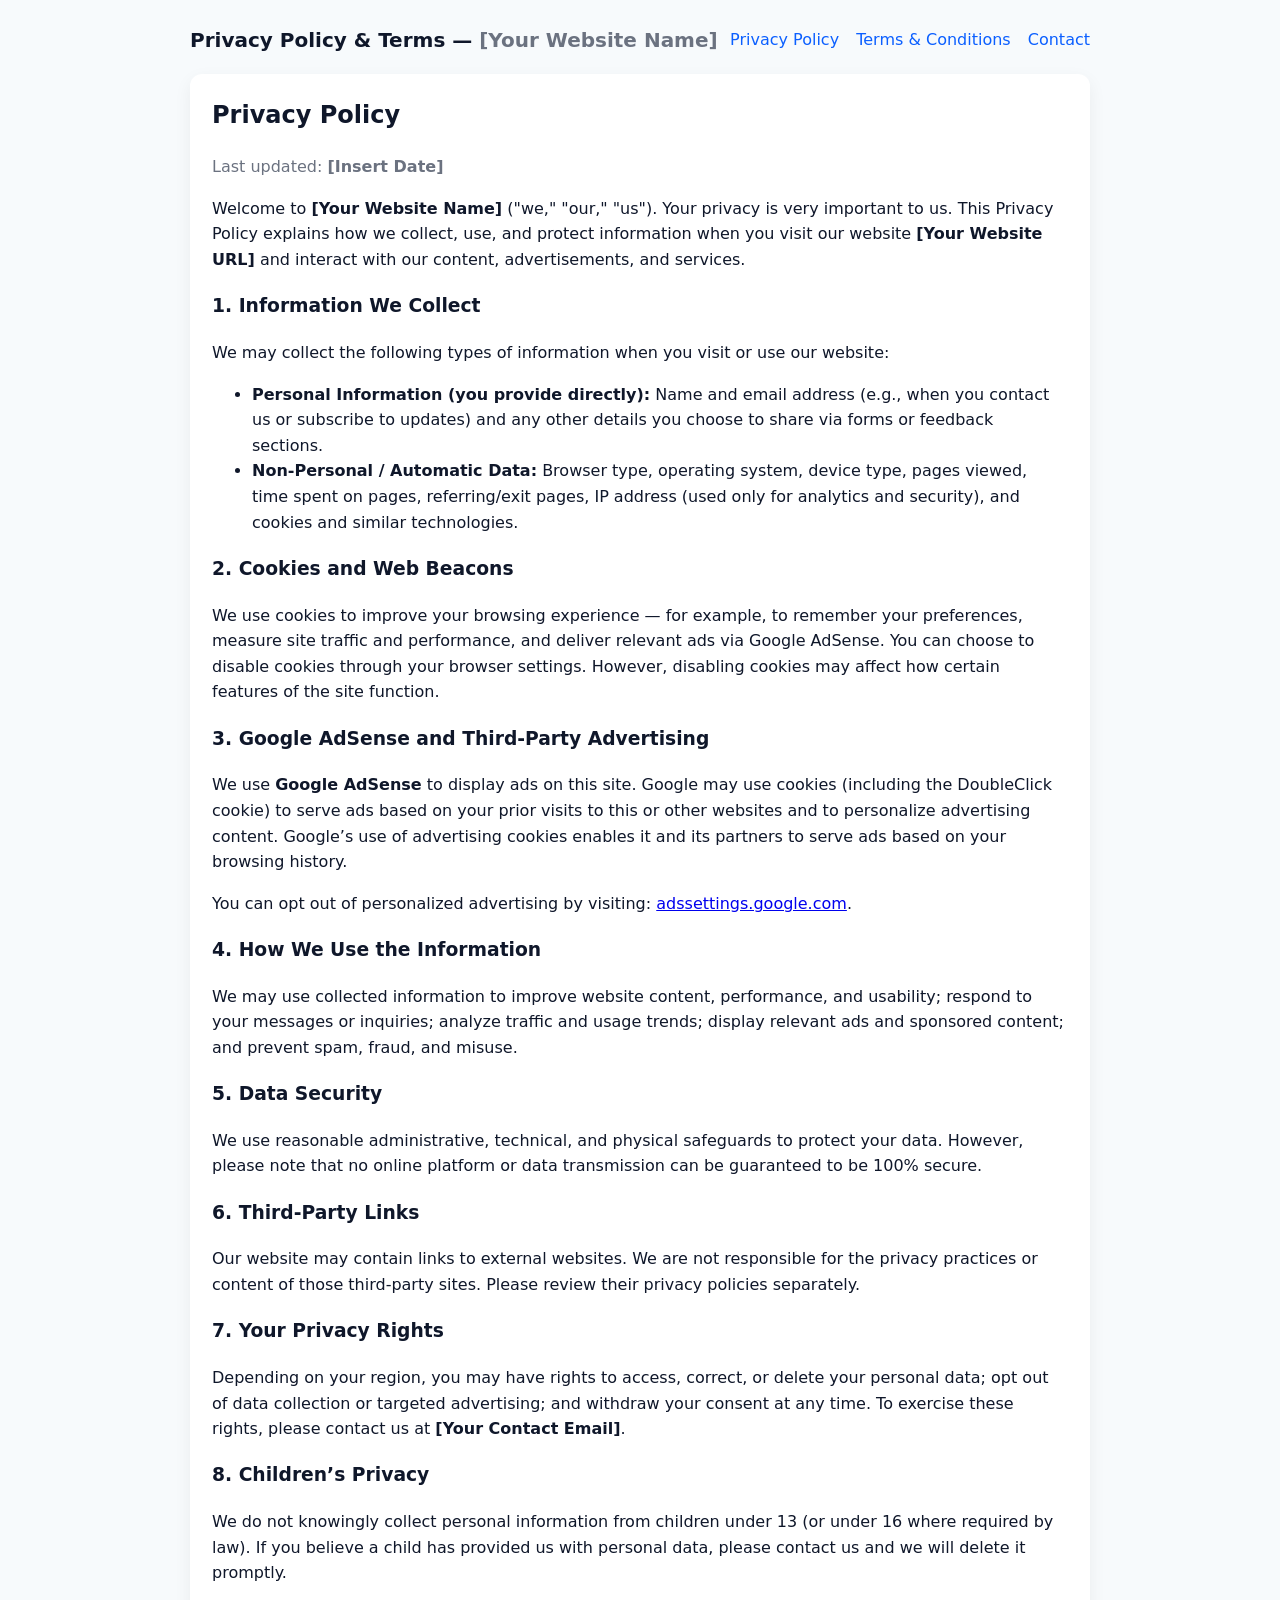
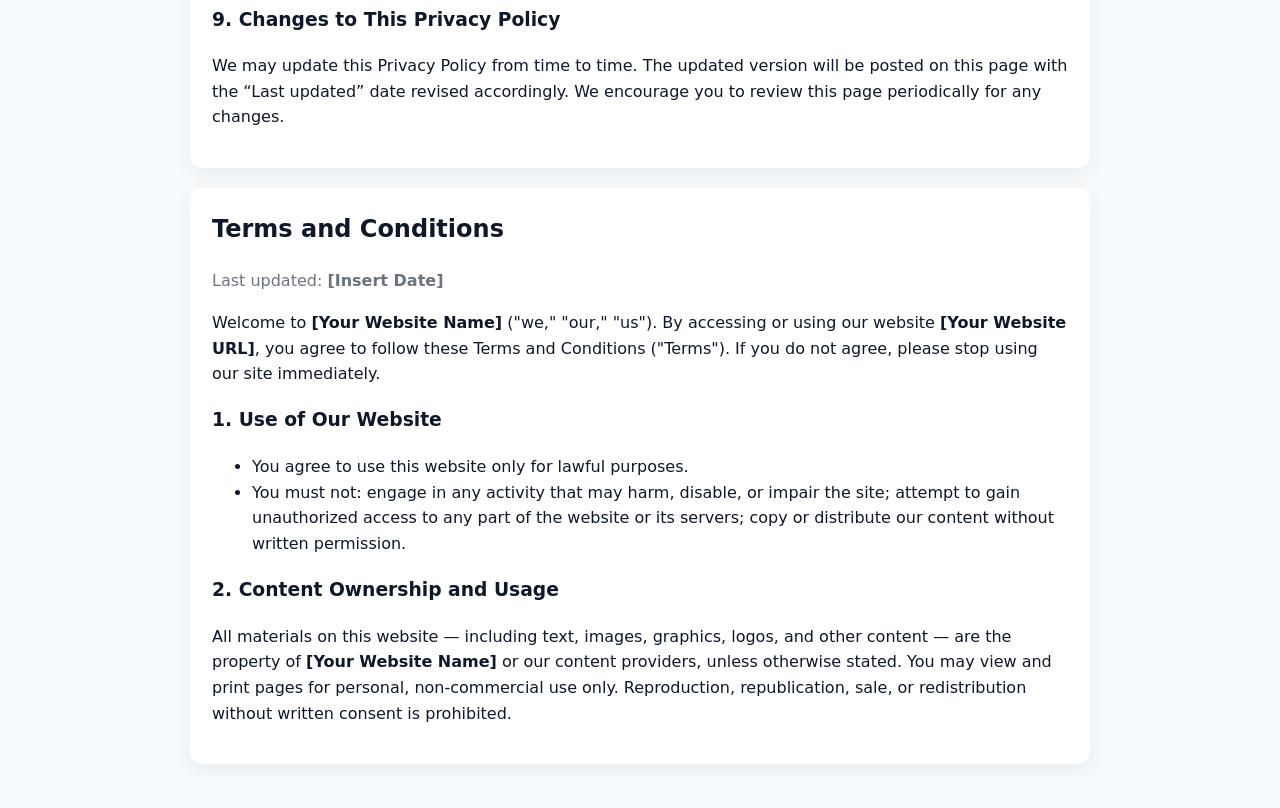
<file: old_privacy-and-terms.html>
<!doctype html>
<html lang="en">
<head>
<meta charset="utf-8" />
<meta name="viewport" content="width=device-width, initial-scale=1" />
<title>Privacy Policy & Terms — [Your Website Name]</title>
<style>
:root{--bg:#f7fafc;--card:#ffffff;--muted:#6b7280;--accent:#0f172a}
body{font-family:Inter,ui-sans-serif,system-ui,Segoe UI,Roboto,"Helvetica Neue",Arial;line-height:1.6;color:var(--accent);background:var(--bg);margin:0;padding:24px}
.container{max-width:900px;margin:0 auto}
header{display:flex;align-items:center;justify-content:space-between;margin-bottom:18px}
header h1{font-size:1.25rem;margin:0}
nav a{margin-left:12px;color:#0b5fff;text-decoration:none}
.card{background:var(--card);padding:22px;border-radius:12px;box-shadow:0 6px 18px rgba(15,23,42,0.06);margin-bottom:20px}
h2{margin-top:0}
.muted{color:var(--muted)}
footer{font-size:0.9rem;color:var(--muted);text-align:center;margin-top:18px}
pre.placeholder{background:#f1f5f9;padding:12px;border-radius:6px;overflow:auto}
@media (max-width:640px){body{padding:12px}.container{padding:0 6px}}
</style>
</head>
<body>
<div class="container">
<header>
<h1>Privacy Policy &amp; Terms — <span class="muted">[Your Website Name]</span></h1>
<nav>
<a href="#privacy">Privacy Policy</a>
<a href="#terms">Terms &amp; Conditions</a>
<a href="#contact">Contact</a>
</nav>
</header>


<section id="privacy" class="card">
<h2>Privacy Policy</h2>
<p class="muted">Last updated: <strong>[Insert Date]</strong></p>


<p>Welcome to <strong>[Your Website Name]</strong> ("we," "our," "us"). Your privacy is very important to us. This Privacy Policy explains how we collect, use, and protect information when you visit our website <strong>[Your Website URL]</strong> and interact with our content, advertisements, and services.</p>


<h3>1. Information We Collect</h3>
<p>We may collect the following types of information when you visit or use our website:</p>
<ul>
<li><strong>Personal Information (you provide directly):</strong> Name and email address (e.g., when you contact us or subscribe to updates) and any other details you choose to share via forms or feedback sections.</li>
<li><strong>Non-Personal / Automatic Data:</strong> Browser type, operating system, device type, pages viewed, time spent on pages, referring/exit pages, IP address (used only for analytics and security), and cookies and similar technologies.</li>
</ul>


<h3>2. Cookies and Web Beacons</h3>
<p>We use cookies to improve your browsing experience — for example, to remember your preferences, measure site traffic and performance, and deliver relevant ads via Google AdSense. You can choose to disable cookies through your browser settings. However, disabling cookies may affect how certain features of the site function.</p>


<h3>3. Google AdSense and Third-Party Advertising</h3>
<p>We use <strong>Google AdSense</strong> to display ads on this site. Google may use cookies (including the DoubleClick cookie) to serve ads based on your prior visits to this or other websites and to personalize advertising content. Google’s use of advertising cookies enables it and its partners to serve ads based on your browsing history.</p>
<p>You can opt out of personalized advertising by visiting: <a href="https://adssettings.google.com/" target="_blank" rel="noopener">adssettings.google.com</a>.</p>


<h3>4. How We Use the Information</h3>
<p>We may use collected information to improve website content, performance, and usability; respond to your messages or inquiries; analyze traffic and usage trends; display relevant ads and sponsored content; and prevent spam, fraud, and misuse.</p>


<h3>5. Data Security</h3>
<p>We use reasonable administrative, technical, and physical safeguards to protect your data. However, please note that no online platform or data transmission can be guaranteed to be 100% secure.</p>


<h3>6. Third-Party Links</h3>
<p>Our website may contain links to external websites. We are not responsible for the privacy practices or content of those third-party sites. Please review their privacy policies separately.</p>


<h3>7. Your Privacy Rights</h3>
<p>Depending on your region, you may have rights to access, correct, or delete your personal data; opt out of data collection or targeted advertising; and withdraw your consent at any time. To exercise these rights, please contact us at <strong>[Your Contact Email]</strong>.</p>


<h3>8. Children’s Privacy</h3>
<p>We do not knowingly collect personal information from children under 13 (or under 16 where required by law). If you believe a child has provided us with personal data, please contact us and we will delete it promptly.</p>


<h3>9. Changes to This Privacy Policy</h3>
<p>We may update this Privacy Policy from time to time. The updated version will be posted on this page with the “Last updated” date revised accordingly. We encourage you to review this page periodically for any changes.</p>
</section>


<section id="terms" class="card">
<h2>Terms and Conditions</h2>
<p class="muted">Last updated: <strong>[Insert Date]</strong></p>


<p>Welcome to <strong>[Your Website Name]</strong> ("we," "our," "us"). By accessing or using our website <strong>[Your Website URL]</strong>, you agree to follow these Terms and Conditions ("Terms"). If you do not agree, please stop using our site immediately.</p>


<h3>1. Use of Our Website</h3>
<ul>
<li>You agree to use this website only for lawful purposes.</li>
<li>You must not: engage in any activity that may harm, disable, or impair the site; attempt to gain unauthorized access to any part of the website or its servers; copy or distribute our content without written permission.</li>
</ul>


<h3>2. Content Ownership and Usage</h3>
<p>All materials on this website — including text, images, graphics, logos, and other content — are the property of <strong>[Your Website Name]</strong> or our content providers, unless otherwise stated. You may view and print pages for personal, non-commercial use only. Reproduction, republication, sale, or redistribution without written consent is prohibited.</p>


</html>
</file>
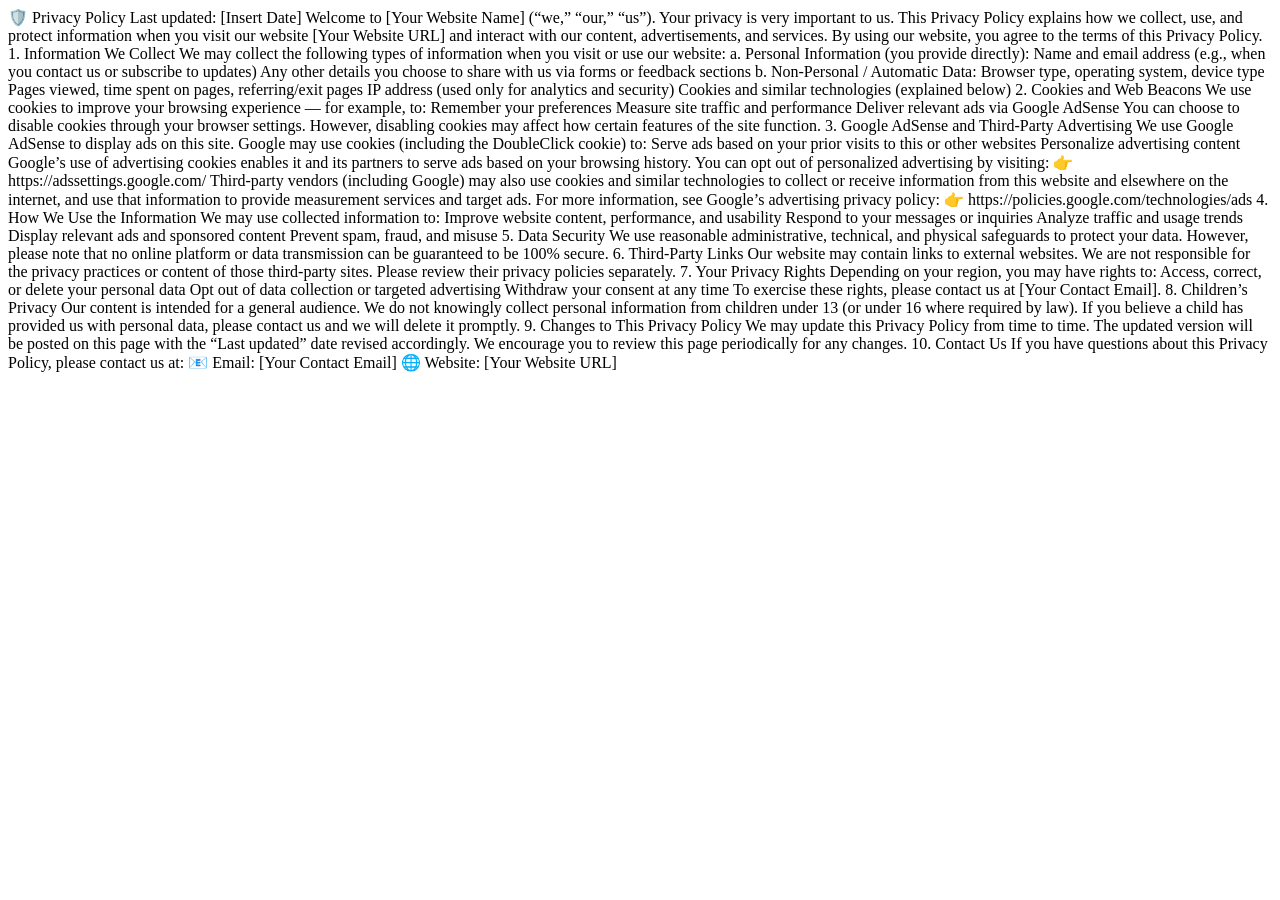
<file: privacy-policy.html>
<!DOCTYPE html>
<html lang="en">
<head>
    <meta charset="UTF-8">
    <meta name="viewport" content="width=device-width, initial-scale=1.0">
    <title>Document</title>
</head>
<body>
    🛡️ Privacy Policy

Last updated: [Insert Date]

Welcome to [Your Website Name] (“we,” “our,” “us”).
Your privacy is very important to us. This Privacy Policy explains how we collect, use, and protect information when you visit our website [Your Website URL] and interact with our content, advertisements, and services.

By using our website, you agree to the terms of this Privacy Policy.

1. Information We Collect

We may collect the following types of information when you visit or use our website:

a. Personal Information (you provide directly):

Name and email address (e.g., when you contact us or subscribe to updates)

Any other details you choose to share with us via forms or feedback sections

b. Non-Personal / Automatic Data:

Browser type, operating system, device type

Pages viewed, time spent on pages, referring/exit pages

IP address (used only for analytics and security)

Cookies and similar technologies (explained below)

2. Cookies and Web Beacons

We use cookies to improve your browsing experience — for example, to:

Remember your preferences

Measure site traffic and performance

Deliver relevant ads via Google AdSense

You can choose to disable cookies through your browser settings. However, disabling cookies may affect how certain features of the site function.

3. Google AdSense and Third-Party Advertising

We use Google AdSense to display ads on this site.
Google may use cookies (including the DoubleClick cookie) to:

Serve ads based on your prior visits to this or other websites

Personalize advertising content

Google’s use of advertising cookies enables it and its partners to serve ads based on your browsing history.
You can opt out of personalized advertising by visiting:
👉 https://adssettings.google.com/

Third-party vendors (including Google) may also use cookies and similar technologies to collect or receive information from this website and elsewhere on the internet, and use that information to provide measurement services and target ads.

For more information, see Google’s advertising privacy policy:
👉 https://policies.google.com/technologies/ads

4. How We Use the Information

We may use collected information to:

Improve website content, performance, and usability

Respond to your messages or inquiries

Analyze traffic and usage trends

Display relevant ads and sponsored content

Prevent spam, fraud, and misuse

5. Data Security

We use reasonable administrative, technical, and physical safeguards to protect your data.
However, please note that no online platform or data transmission can be guaranteed to be 100% secure.

6. Third-Party Links

Our website may contain links to external websites.
We are not responsible for the privacy practices or content of those third-party sites. Please review their privacy policies separately.

7. Your Privacy Rights

Depending on your region, you may have rights to:

Access, correct, or delete your personal data

Opt out of data collection or targeted advertising

Withdraw your consent at any time

To exercise these rights, please contact us at [Your Contact Email].

8. Children’s Privacy

Our content is intended for a general audience.
We do not knowingly collect personal information from children under 13 (or under 16 where required by law).
If you believe a child has provided us with personal data, please contact us and we will delete it promptly.

9. Changes to This Privacy Policy

We may update this Privacy Policy from time to time.
The updated version will be posted on this page with the “Last updated” date revised accordingly.
We encourage you to review this page periodically for any changes.

10. Contact Us

If you have questions about this Privacy Policy, please contact us at:

📧 Email: [Your Contact Email]
🌐 Website: [Your Website URL]
</body>
</html>
</file>
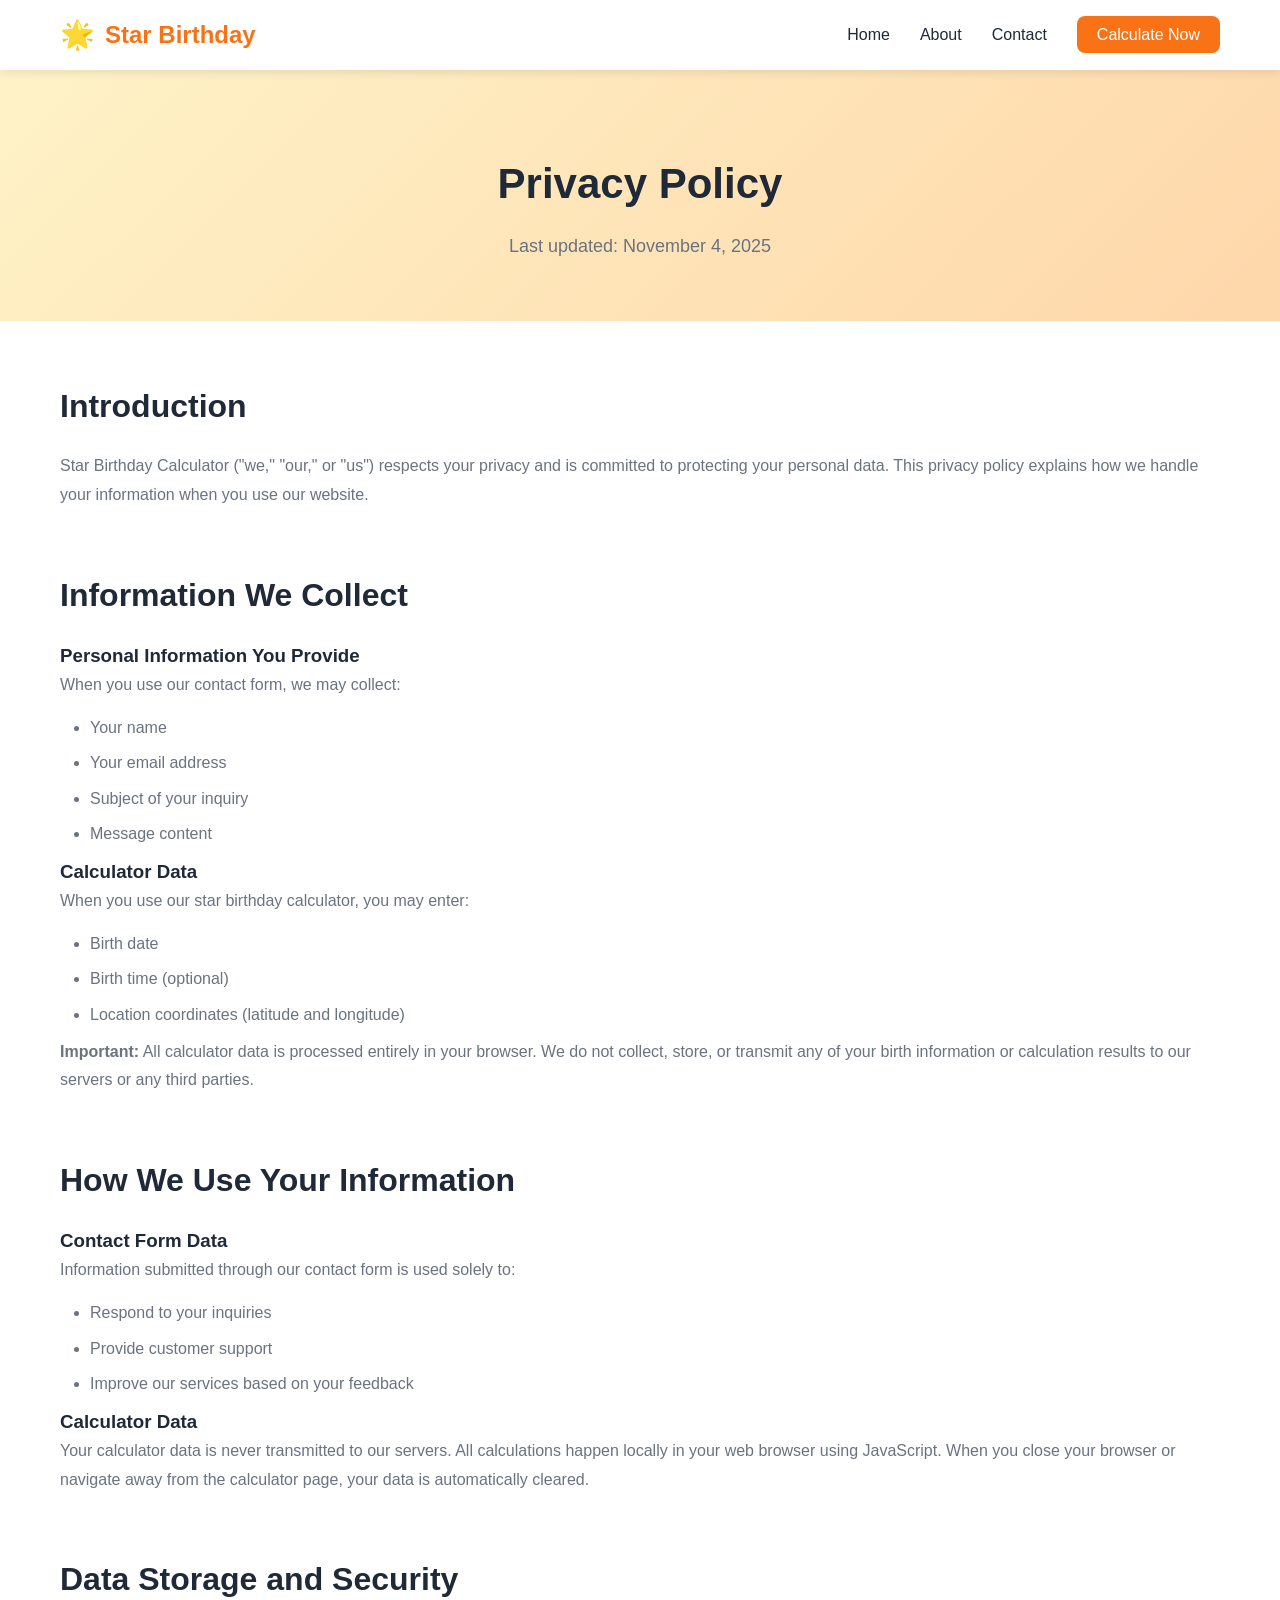
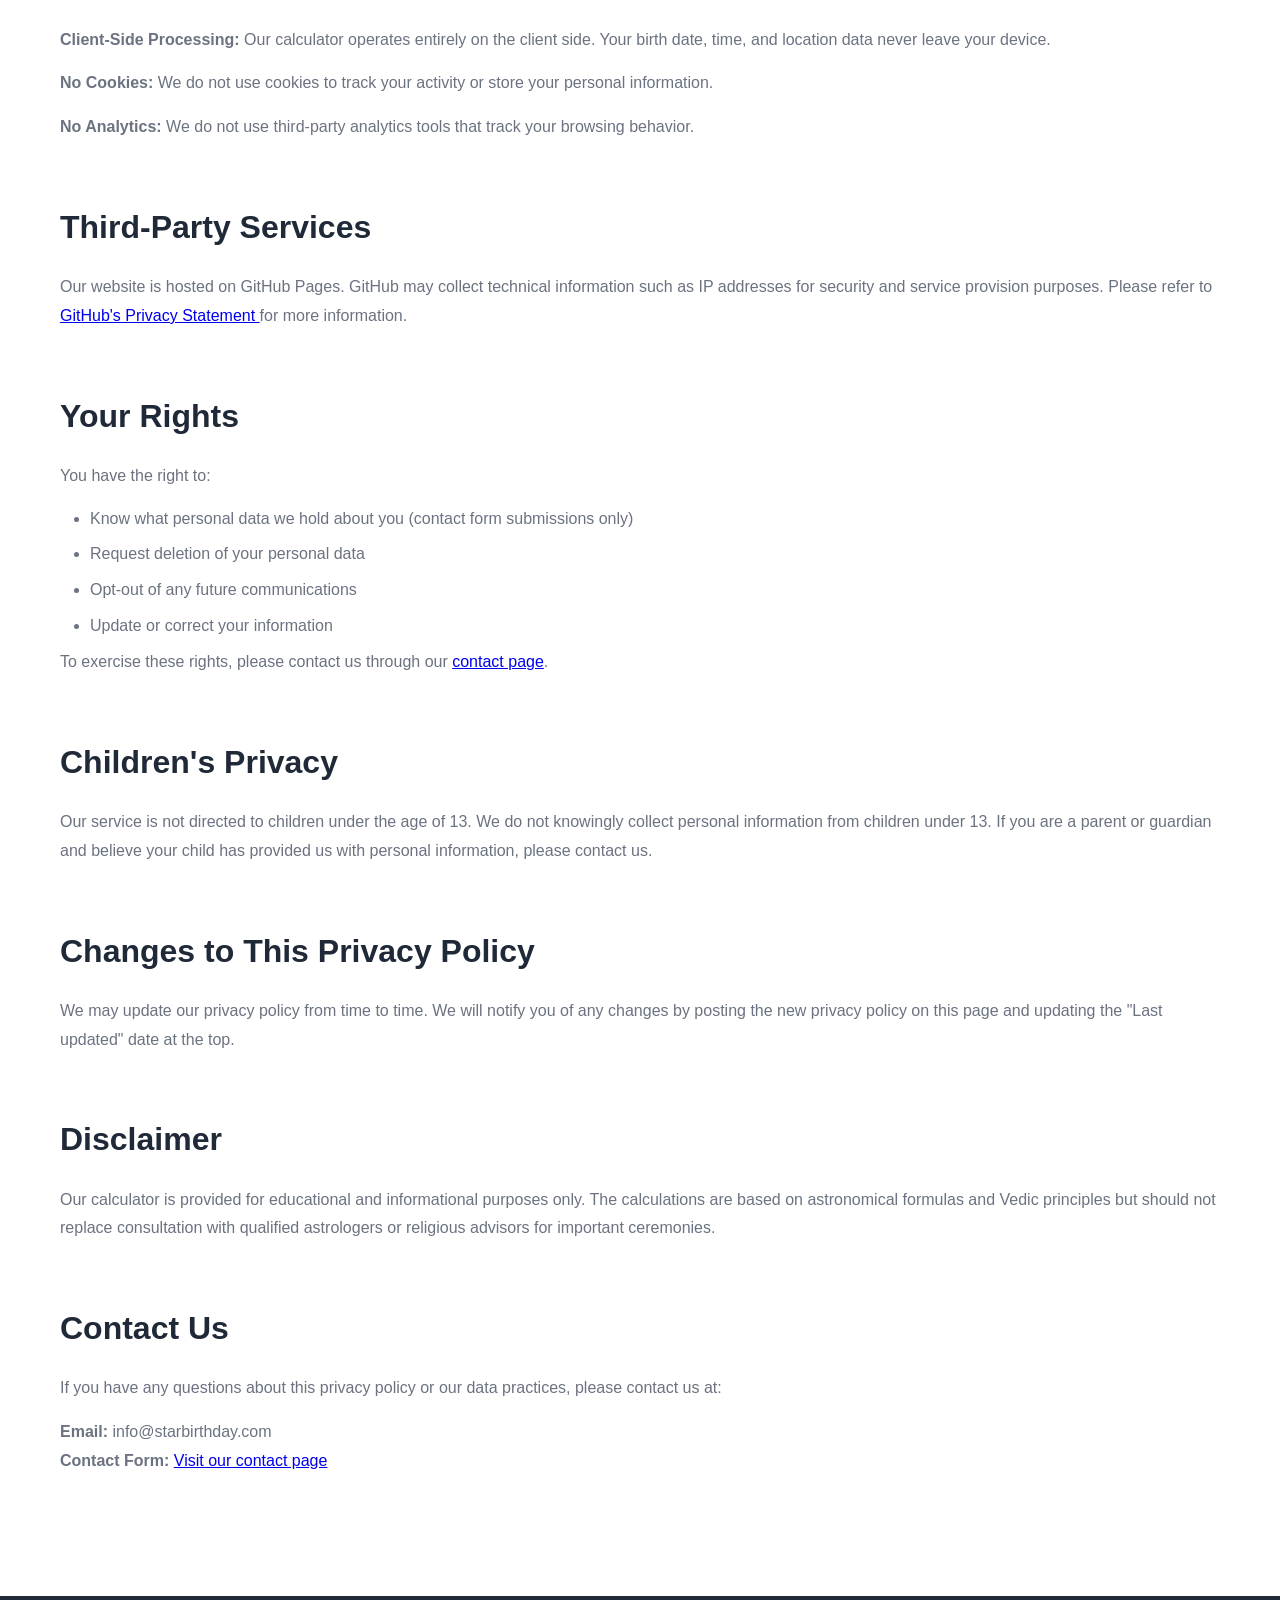
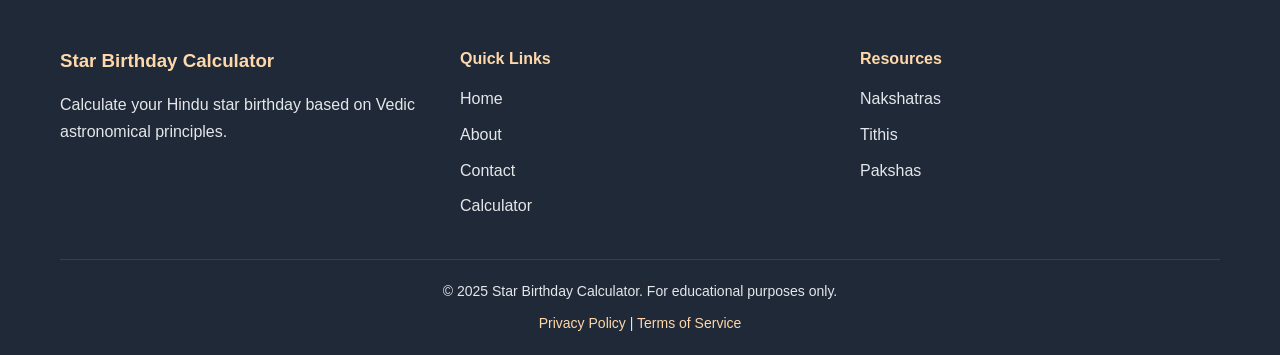
<file: privacy.html>
<!DOCTYPE html>
<html lang="en">
<head>
    <meta charset="UTF-8">
    <meta name="viewport" content="width=device-width, initial-scale=1.0">
    <title>Privacy Policy - Hindu Star Birthday Calculator</title>
    <meta name="description" content="Privacy policy for the Hindu Star Birthday Calculator website.">
    <link rel="stylesheet" href="styles.css">
</head>
<body>
    <!-- Navigation -->
    <nav class="navbar">
        <div class="nav-container">
            <div class="logo">
                <span class="logo-icon">🌟</span>
                <span class="logo-text">Star Birthday</span>
            </div>
            <ul class="nav-menu" id="navMenu">
                <li><a href="index.html">Home</a></li>
                <li><a href="about.html">About</a></li>
                <li><a href="contact.html">Contact</a></li>
                <li><a href="calculator.html" class="btn-nav">Calculate Now</a></li>
            </ul>
            <div class="hamburger" id="hamburger">
                <span></span>
                <span></span>
                <span></span>
            </div>
        </div>
    </nav>

    <!-- Page Header -->
    <section class="page-header">
        <div class="container">
            <h1>Privacy Policy</h1>
            <p>Last updated: November 4, 2025</p>
        </div>
    </section>

    <!-- Privacy Content -->
    <section class="about-content">
        <div class="container">
            <div class="content-section">
                <h2>Introduction</h2>
                <p>
                    Star Birthday Calculator ("we," "our," or "us") respects your privacy and is committed to 
                    protecting your personal data. This privacy policy explains how we handle your information 
                    when you use our website.
                </p>
            </div>

            <div class="content-section">
                <h2>Information We Collect</h2>
                <h3>Personal Information You Provide</h3>
                <p>
                    When you use our contact form, we may collect:
                </p>
                <ul class="benefits-list">
                    <li>Your name</li>
                    <li>Your email address</li>
                    <li>Subject of your inquiry</li>
                    <li>Message content</li>
                </ul>

                <h3>Calculator Data</h3>
                <p>
                    When you use our star birthday calculator, you may enter:
                </p>
                <ul class="benefits-list">
                    <li>Birth date</li>
                    <li>Birth time (optional)</li>
                    <li>Location coordinates (latitude and longitude)</li>
                </ul>
                <p>
                    <strong>Important:</strong> All calculator data is processed entirely in your browser. 
                    We do not collect, store, or transmit any of your birth information or calculation results 
                    to our servers or any third parties.
                </p>
            </div>

            <div class="content-section">
                <h2>How We Use Your Information</h2>
                <h3>Contact Form Data</h3>
                <p>
                    Information submitted through our contact form is used solely to:
                </p>
                <ul class="benefits-list">
                    <li>Respond to your inquiries</li>
                    <li>Provide customer support</li>
                    <li>Improve our services based on your feedback</li>
                </ul>

                <h3>Calculator Data</h3>
                <p>
                    Your calculator data is never transmitted to our servers. All calculations happen locally 
                    in your web browser using JavaScript. When you close your browser or navigate away from 
                    the calculator page, your data is automatically cleared.
                </p>
            </div>

            <div class="content-section">
                <h2>Data Storage and Security</h2>
                <p>
                    <strong>Client-Side Processing:</strong> Our calculator operates entirely on the client side. 
                    Your birth date, time, and location data never leave your device.
                </p>
                <p>
                    <strong>No Cookies:</strong> We do not use cookies to track your activity or store your 
                    personal information.
                </p>
                <p>
                    <strong>No Analytics:</strong> We do not use third-party analytics tools that track your 
                    browsing behavior.
                </p>
            </div>

            <div class="content-section">
                <h2>Third-Party Services</h2>
                <p>
                    Our website is hosted on GitHub Pages. GitHub may collect technical information such as 
                    IP addresses for security and service provision purposes. Please refer to 
                    <a href="https://docs.github.com/en/site-policy/privacy-policies/github-privacy-statement" target="_blank" rel="noopener noreferrer">
                        GitHub's Privacy Statement
                    </a> for more information.
                </p>
            </div>

            <div class="content-section">
                <h2>Your Rights</h2>
                <p>
                    You have the right to:
                </p>
                <ul class="benefits-list">
                    <li>Know what personal data we hold about you (contact form submissions only)</li>
                    <li>Request deletion of your personal data</li>
                    <li>Opt-out of any future communications</li>
                    <li>Update or correct your information</li>
                </ul>
                <p>
                    To exercise these rights, please contact us through our <a href="contact.html">contact page</a>.
                </p>
            </div>

            <div class="content-section">
                <h2>Children's Privacy</h2>
                <p>
                    Our service is not directed to children under the age of 13. We do not knowingly collect 
                    personal information from children under 13. If you are a parent or guardian and believe 
                    your child has provided us with personal information, please contact us.
                </p>
            </div>

            <div class="content-section">
                <h2>Changes to This Privacy Policy</h2>
                <p>
                    We may update our privacy policy from time to time. We will notify you of any changes by 
                    posting the new privacy policy on this page and updating the "Last updated" date at the top.
                </p>
            </div>

            <div class="content-section">
                <h2>Disclaimer</h2>
                <p>
                    Our calculator is provided for educational and informational purposes only. The calculations 
                    are based on astronomical formulas and Vedic principles but should not replace consultation 
                    with qualified astrologers or religious advisors for important ceremonies.
                </p>
            </div>

            <div class="content-section">
                <h2>Contact Us</h2>
                <p>
                    If you have any questions about this privacy policy or our data practices, please contact us at:
                </p>
                <p>
                    <strong>Email:</strong> info@starbirthday.com<br>
                    <strong>Contact Form:</strong> <a href="contact.html">Visit our contact page</a>
                </p>
            </div>
        </div>
    </section>

    <!-- Footer -->
    <footer class="footer">
        <div class="container">
            <div class="footer-content">
                <div class="footer-section">
                    <h3>Star Birthday Calculator</h3>
                    <p>Calculate your Hindu star birthday based on Vedic astronomical principles.</p>
                </div>
                <div class="footer-section">
                    <h4>Quick Links</h4>
                    <ul>
                        <li><a href="index.html">Home</a></li>
                        <li><a href="about.html">About</a></li>
                        <li><a href="contact.html">Contact</a></li>
                        <li><a href="calculator.html">Calculator</a></li>
                    </ul>
                </div>
                <div class="footer-section">
                    <h4>Resources</h4>
                    <ul>
                        <li><a href="about.html#nakshatras">Nakshatras</a></li>
                        <li><a href="about.html#tithis">Tithis</a></li>
                        <li><a href="about.html#pakshas">Pakshas</a></li>
                    </ul>
                </div>
            </div>
            <div class="footer-bottom">
                <p>&copy; 2025 Star Birthday Calculator. For educational purposes only.</p>
                <p class="footer-links">
                    <a href="privacy.html">Privacy Policy</a> | 
                    <a href="terms.html">Terms of Service</a>
                </p>
            </div>
        </div>
    </footer>

    <script src="script.js"></script>
</body>
</html>
</file>
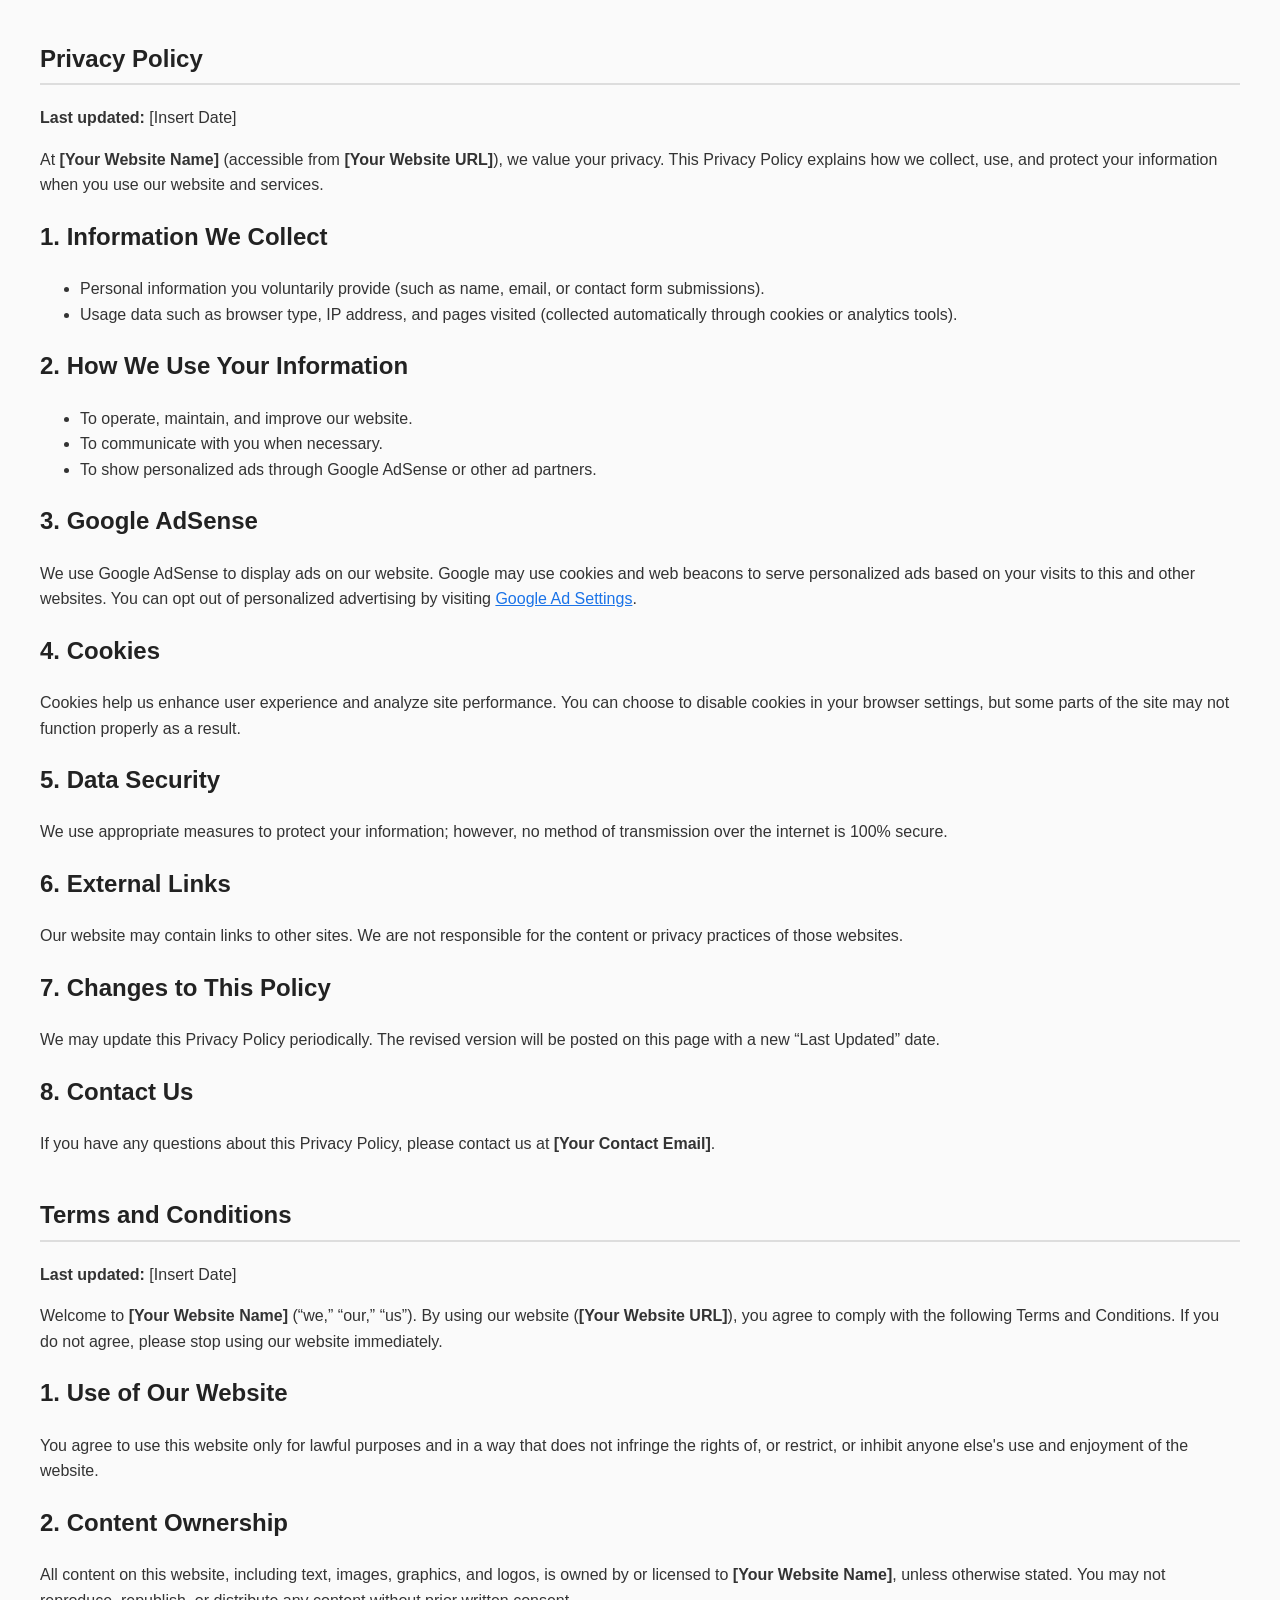
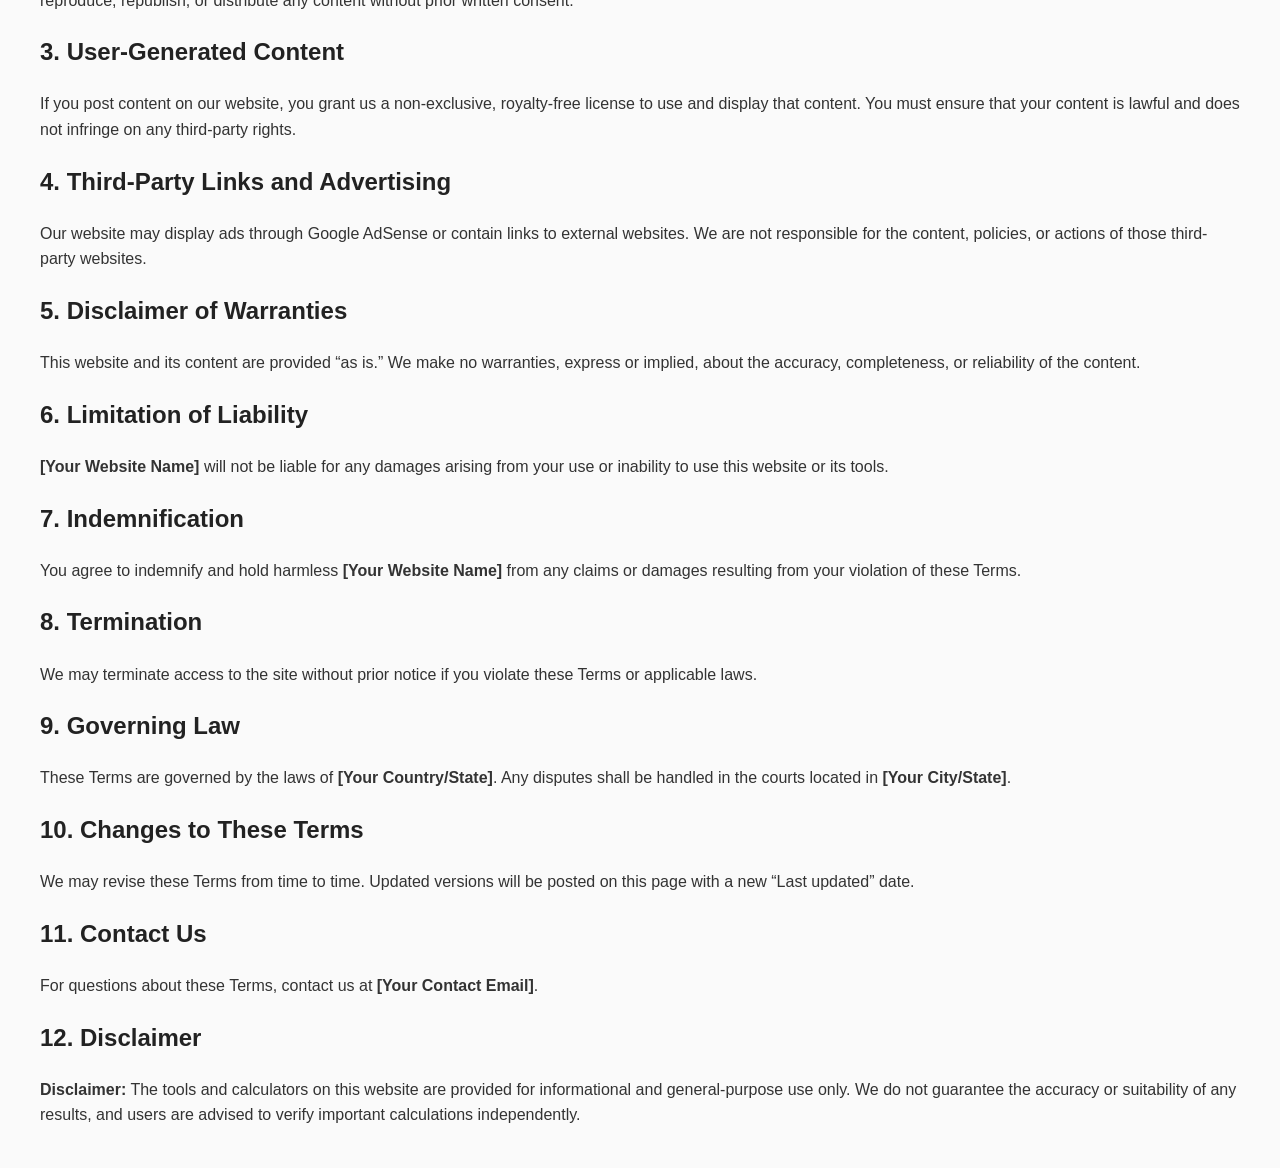
<file: privacy_terms_disclaimer.html>
<!DOCTYPE html>
<html lang="en">
<head>
    <meta charset="UTF-8">
    <meta name="viewport" content="width=device-width, initial-scale=1.0">
    <title>Privacy Policy & Terms and Conditions</title>
    <style>
        body {
            font-family: Arial, sans-serif;
            line-height: 1.6;
            margin: 40px;
            background-color: #fafafa;
            color: #333;
        }
        h1, h2, h3 {
            color: #222;
        }
        h1 {
            border-bottom: 2px solid #ddd;
            padding-bottom: 5px;
        }
        section {
            margin-bottom: 40px;
        }
        a {
            color: #1a73e8;
        }
    </style>
</head>
<body>
    <section id="privacy-policy">
        <h1>Privacy Policy</h1>
        <p><strong>Last updated:</strong> [Insert Date]</p>
        <p>At <strong>[Your Website Name]</strong> (accessible from <strong>[Your Website URL]</strong>), we value your privacy. This Privacy Policy explains how we collect, use, and protect your information when you use our website and services.</p>

        <h2>1. Information We Collect</h2>
        <ul>
            <li>Personal information you voluntarily provide (such as name, email, or contact form submissions).</li>
            <li>Usage data such as browser type, IP address, and pages visited (collected automatically through cookies or analytics tools).</li>
        </ul>

        <h2>2. How We Use Your Information</h2>
        <ul>
            <li>To operate, maintain, and improve our website.</li>
            <li>To communicate with you when necessary.</li>
            <li>To show personalized ads through Google AdSense or other ad partners.</li>
        </ul>

        <h2>3. Google AdSense</h2>
        <p>We use Google AdSense to display ads on our website. Google may use cookies and web beacons to serve personalized ads based on your visits to this and other websites. You can opt out of personalized advertising by visiting <a href="https://adssettings.google.com/" target="_blank">Google Ad Settings</a>.</p>

        <h2>4. Cookies</h2>
        <p>Cookies help us enhance user experience and analyze site performance. You can choose to disable cookies in your browser settings, but some parts of the site may not function properly as a result.</p>

        <h2>5. Data Security</h2>
        <p>We use appropriate measures to protect your information; however, no method of transmission over the internet is 100% secure.</p>

        <h2>6. External Links</h2>
        <p>Our website may contain links to other sites. We are not responsible for the content or privacy practices of those websites.</p>

        <h2>7. Changes to This Policy</h2>
        <p>We may update this Privacy Policy periodically. The revised version will be posted on this page with a new “Last Updated” date.</p>

        <h2>8. Contact Us</h2>
        <p>If you have any questions about this Privacy Policy, please contact us at <strong>[Your Contact Email]</strong>.</p>
    </section>

    <section id="terms-and-conditions">
        <h1>Terms and Conditions</h1>
        <p><strong>Last updated:</strong> [Insert Date]</p>
        <p>Welcome to <strong>[Your Website Name]</strong> (“we,” “our,” “us”). By using our website (<strong>[Your Website URL]</strong>), you agree to comply with the following Terms and Conditions. If you do not agree, please stop using our website immediately.</p>

        <h2>1. Use of Our Website</h2>
        <p>You agree to use this website only for lawful purposes and in a way that does not infringe the rights of, or restrict, or inhibit anyone else's use and enjoyment of the website.</p>

        <h2>2. Content Ownership</h2>
        <p>All content on this website, including text, images, graphics, and logos, is owned by or licensed to <strong>[Your Website Name]</strong>, unless otherwise stated. You may not reproduce, republish, or distribute any content without prior written consent.</p>

        <h2>3. User-Generated Content</h2>
        <p>If you post content on our website, you grant us a non-exclusive, royalty-free license to use and display that content. You must ensure that your content is lawful and does not infringe on any third-party rights.</p>

        <h2>4. Third-Party Links and Advertising</h2>
        <p>Our website may display ads through Google AdSense or contain links to external websites. We are not responsible for the content, policies, or actions of those third-party websites.</p>

        <h2>5. Disclaimer of Warranties</h2>
        <p>This website and its content are provided “as is.” We make no warranties, express or implied, about the accuracy, completeness, or reliability of the content.</p>

        <h2>6. Limitation of Liability</h2>
        <p><strong>[Your Website Name]</strong> will not be liable for any damages arising from your use or inability to use this website or its tools.</p>

        <h2>7. Indemnification</h2>
        <p>You agree to indemnify and hold harmless <strong>[Your Website Name]</strong> from any claims or damages resulting from your violation of these Terms.</p>

        <h2>8. Termination</h2>
        <p>We may terminate access to the site without prior notice if you violate these Terms or applicable laws.</p>

        <h2>9. Governing Law</h2>
        <p>These Terms are governed by the laws of <strong>[Your Country/State]</strong>. Any disputes shall be handled in the courts located in <strong>[Your City/State]</strong>.</p>

        <h2>10. Changes to These Terms</h2>
        <p>We may revise these Terms from time to time. Updated versions will be posted on this page with a new “Last updated” date.</p>

        <h2>11. Contact Us</h2>
        <p>For questions about these Terms, contact us at <strong>[Your Contact Email]</strong>.</p>

        <h2>12. Disclaimer</h2>
        <p><strong>Disclaimer:</strong> The tools and calculators on this website are provided for informational and general-purpose use only. We do not guarantee the accuracy or suitability of any results, and users are advised to verify important calculations independently.</p>
    </section>
</body>
</html>
</file>
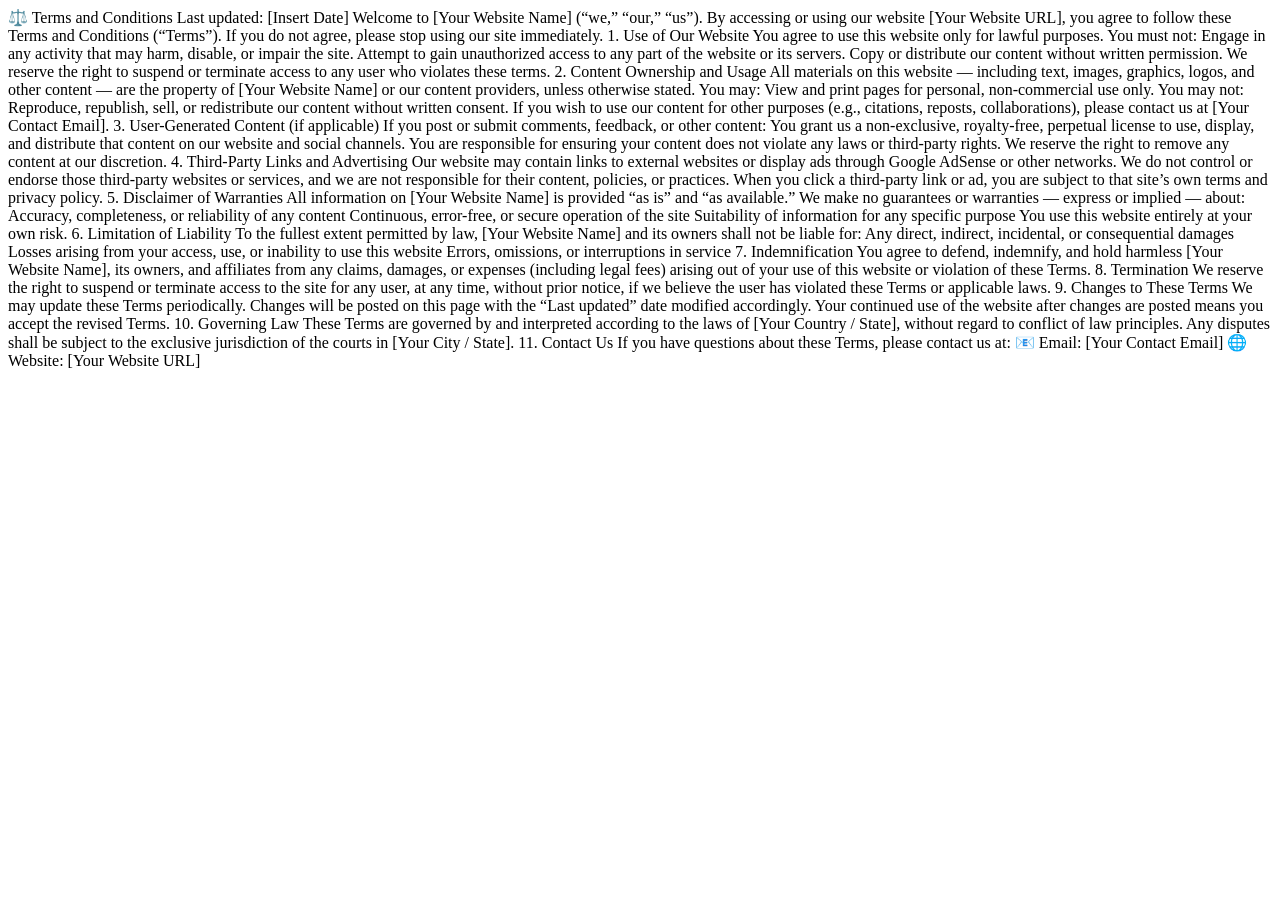
<file: terms-and-conditions.html>
<!DOCTYPE html>
<html lang="en">
<head>
    <meta charset="UTF-8">
    <meta name="viewport" content="width=device-width, initial-scale=1.0">
    <title>Document</title>
</head>
<body>
    ⚖️ Terms and Conditions

Last updated: [Insert Date]

Welcome to [Your Website Name] (“we,” “our,” “us”).
By accessing or using our website [Your Website URL], you agree to follow these Terms and Conditions (“Terms”).
If you do not agree, please stop using our site immediately.

1. Use of Our Website

You agree to use this website only for lawful purposes.

You must not:

Engage in any activity that may harm, disable, or impair the site.

Attempt to gain unauthorized access to any part of the website or its servers.

Copy or distribute our content without written permission.

We reserve the right to suspend or terminate access to any user who violates these terms.

2. Content Ownership and Usage

All materials on this website — including text, images, graphics, logos, and other content — are the property of [Your Website Name] or our content providers, unless otherwise stated.

You may:

View and print pages for personal, non-commercial use only.

You may not:

Reproduce, republish, sell, or redistribute our content without written consent.

If you wish to use our content for other purposes (e.g., citations, reposts, collaborations), please contact us at [Your Contact Email].

3. User-Generated Content (if applicable)

If you post or submit comments, feedback, or other content:

You grant us a non-exclusive, royalty-free, perpetual license to use, display, and distribute that content on our website and social channels.

You are responsible for ensuring your content does not violate any laws or third-party rights.

We reserve the right to remove any content at our discretion.

4. Third-Party Links and Advertising

Our website may contain links to external websites or display ads through Google AdSense or other networks.
We do not control or endorse those third-party websites or services, and we are not responsible for their content, policies, or practices.

When you click a third-party link or ad, you are subject to that site’s own terms and privacy policy.

5. Disclaimer of Warranties

All information on [Your Website Name] is provided “as is” and “as available.”
We make no guarantees or warranties — express or implied — about:

Accuracy, completeness, or reliability of any content

Continuous, error-free, or secure operation of the site

Suitability of information for any specific purpose

You use this website entirely at your own risk.

6. Limitation of Liability

To the fullest extent permitted by law, [Your Website Name] and its owners shall not be liable for:

Any direct, indirect, incidental, or consequential damages

Losses arising from your access, use, or inability to use this website

Errors, omissions, or interruptions in service

7. Indemnification

You agree to defend, indemnify, and hold harmless [Your Website Name], its owners, and affiliates from any claims, damages, or expenses (including legal fees) arising out of your use of this website or violation of these Terms.

8. Termination

We reserve the right to suspend or terminate access to the site for any user, at any time, without prior notice, if we believe the user has violated these Terms or applicable laws.

9. Changes to These Terms

We may update these Terms periodically.
Changes will be posted on this page with the “Last updated” date modified accordingly.
Your continued use of the website after changes are posted means you accept the revised Terms.

10. Governing Law

These Terms are governed by and interpreted according to the laws of [Your Country / State], without regard to conflict of law principles.
Any disputes shall be subject to the exclusive jurisdiction of the courts in [Your City / State].

11. Contact Us

If you have questions about these Terms, please contact us at:

📧 Email: [Your Contact Email]
🌐 Website: [Your Website URL]
</body>
</html>
</file>
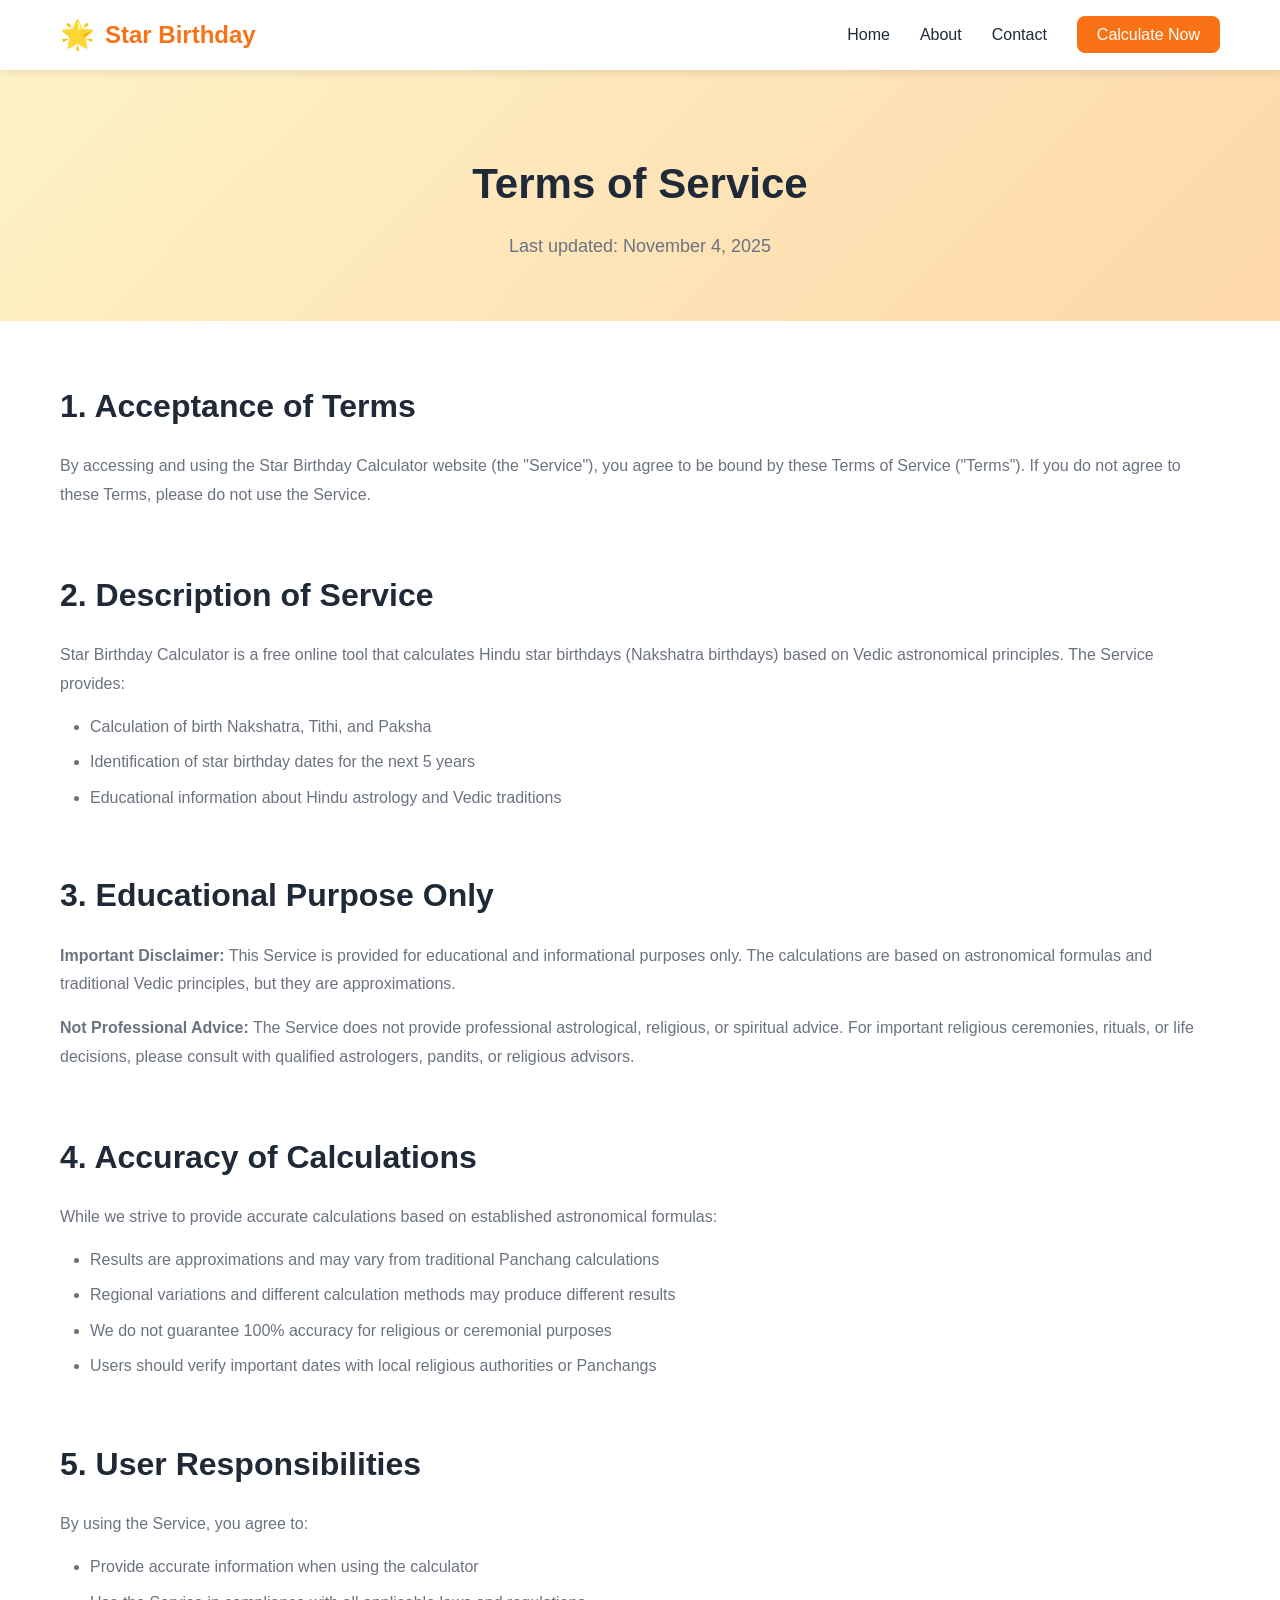
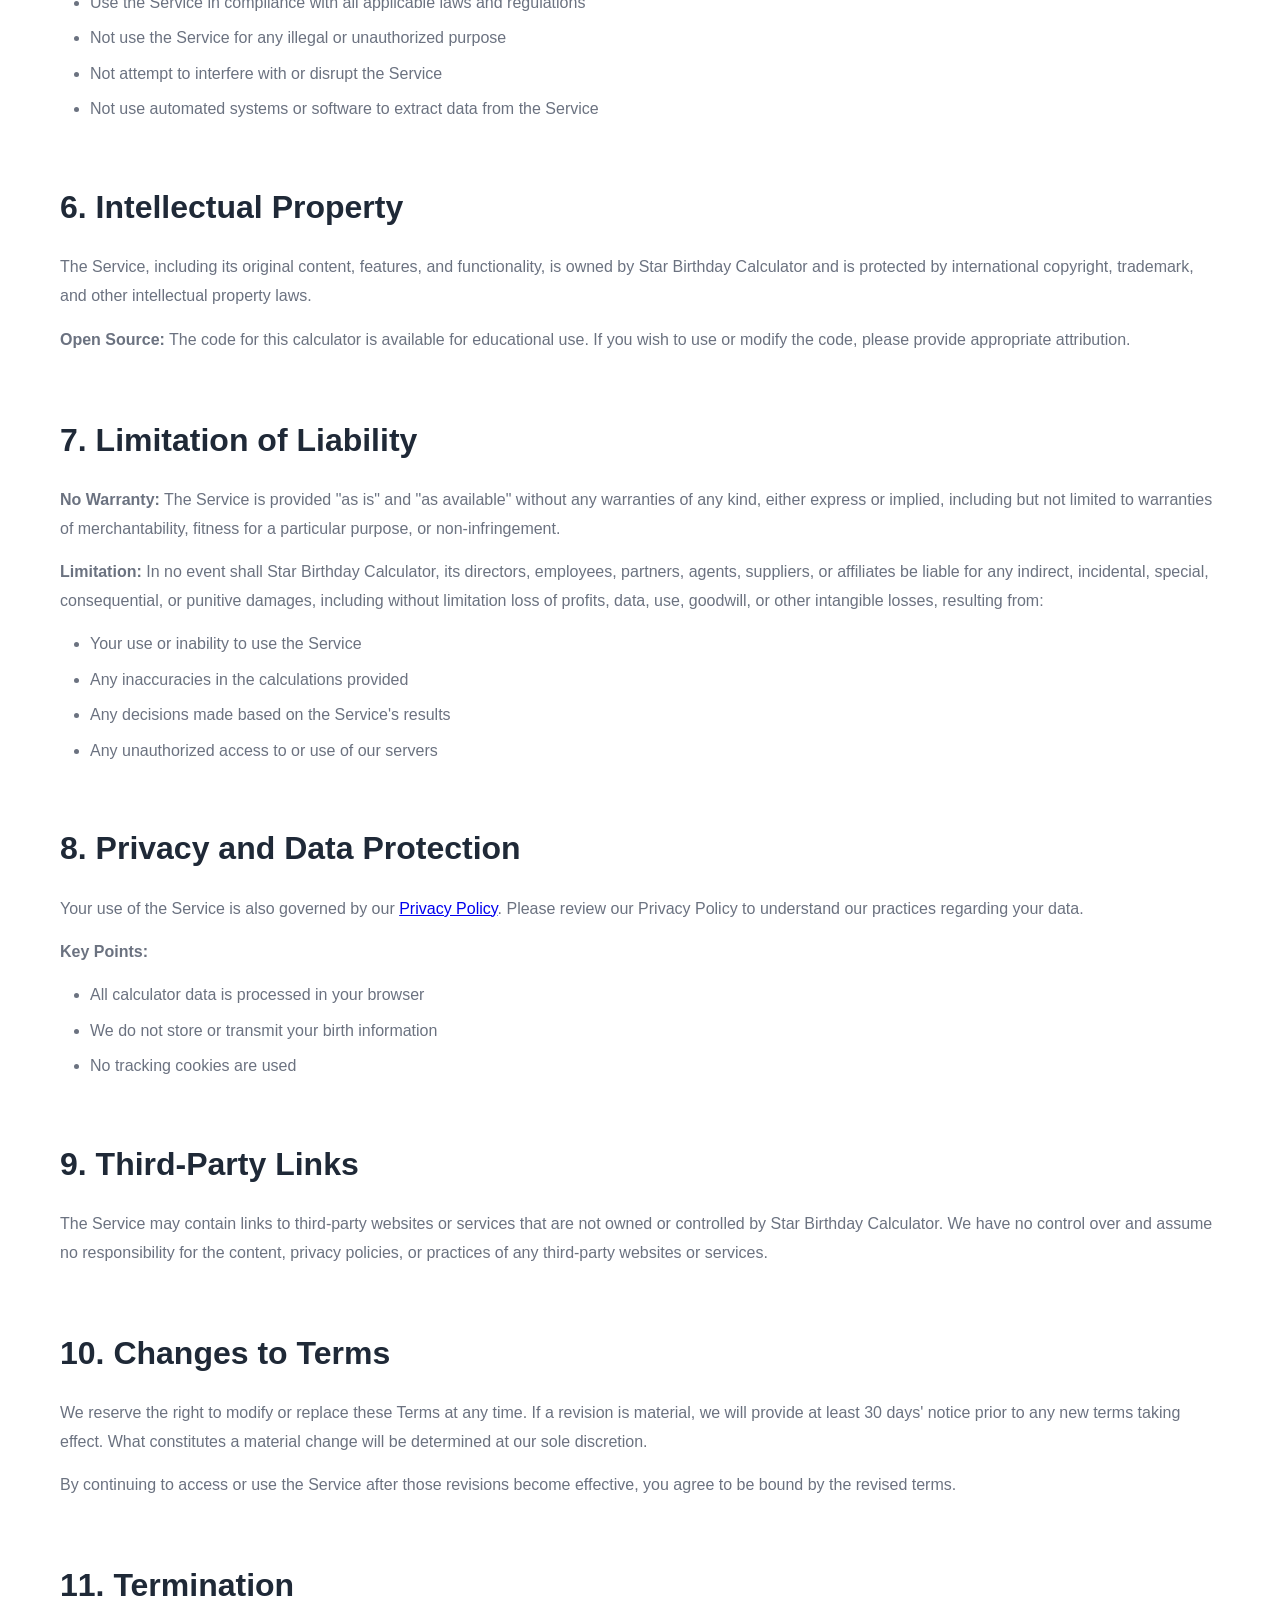
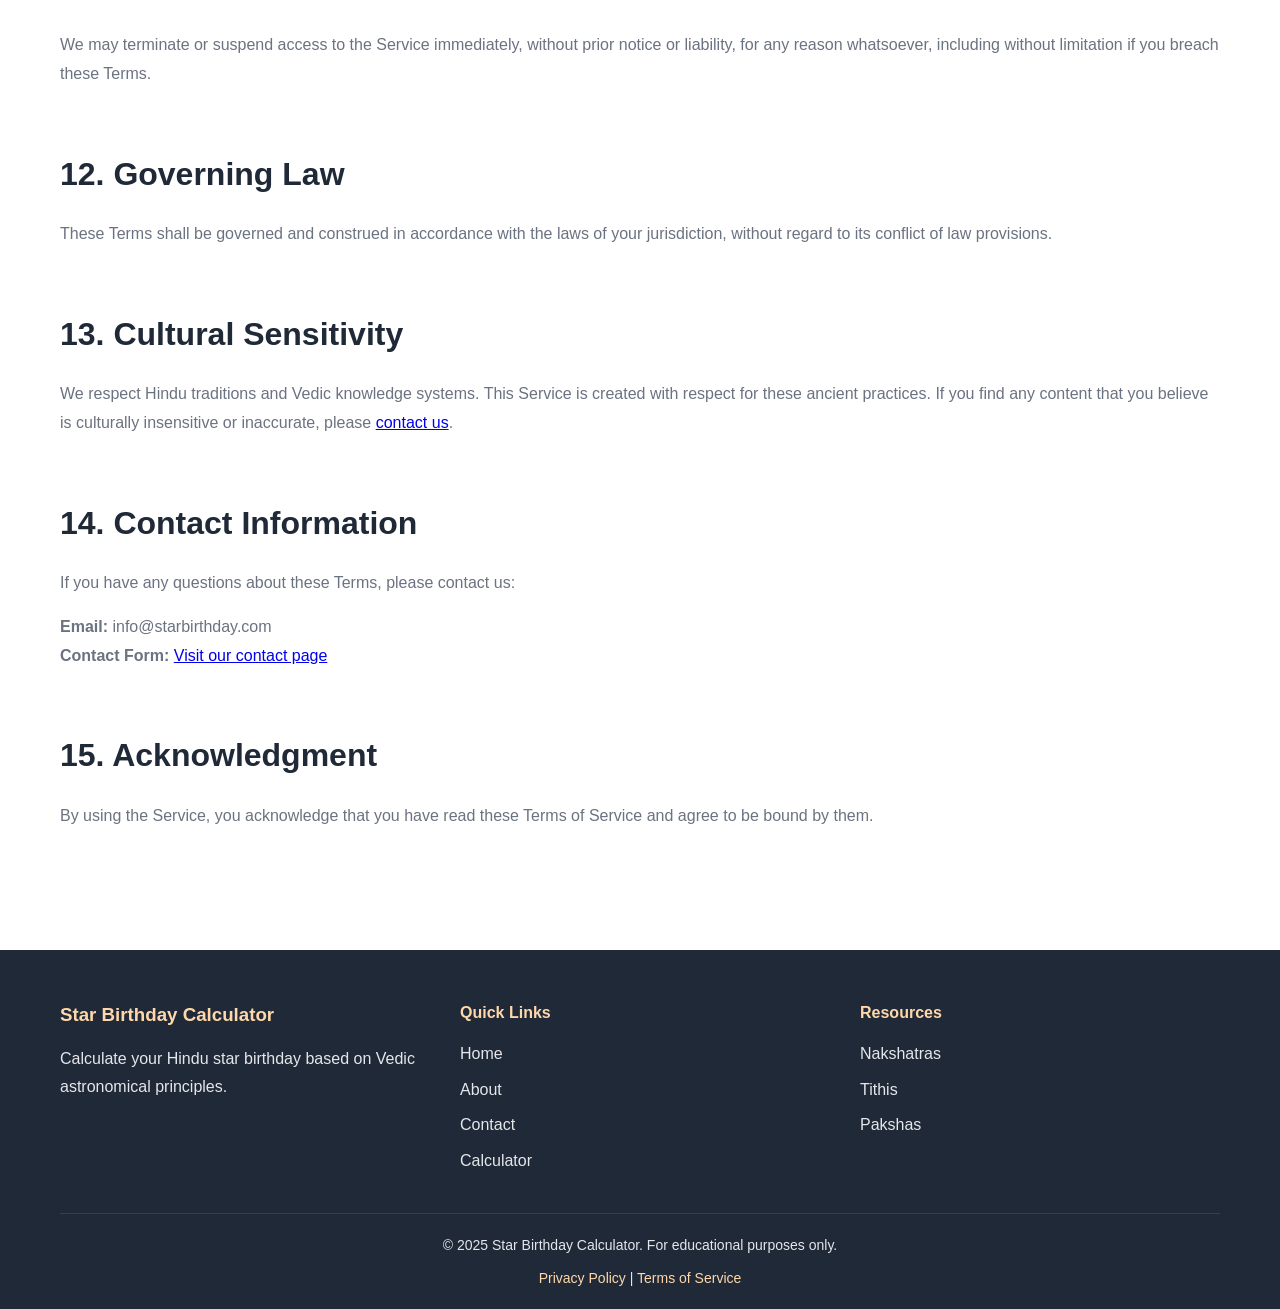
<file: terms.html>
<!DOCTYPE html>
<html lang="en">
<head>
    <meta charset="UTF-8">
    <meta name="viewport" content="width=device-width, initial-scale=1.0">
    <title>Terms of Service - Hindu Star Birthday Calculator</title>
    <meta name="description" content="Terms of service for using the Hindu Star Birthday Calculator website.">
    <link rel="stylesheet" href="styles.css">
</head>
<body>
    <!-- Navigation -->
    <nav class="navbar">
        <div class="nav-container">
            <div class="logo">
                <span class="logo-icon">🌟</span>
                <span class="logo-text">Star Birthday</span>
            </div>
            <ul class="nav-menu" id="navMenu">
                <li><a href="index.html">Home</a></li>
                <li><a href="about.html">About</a></li>
                <li><a href="contact.html">Contact</a></li>
                <li><a href="calculator.html" class="btn-nav">Calculate Now</a></li>
            </ul>
            <div class="hamburger" id="hamburger">
                <span></span>
                <span></span>
                <span></span>
            </div>
        </div>
    </nav>

    <!-- Page Header -->
    <section class="page-header">
        <div class="container">
            <h1>Terms of Service</h1>
            <p>Last updated: November 4, 2025</p>
        </div>
    </section>

    <!-- Terms Content -->
    <section class="about-content">
        <div class="container">
            <div class="content-section">
                <h2>1. Acceptance of Terms</h2>
                <p>
                    By accessing and using the Star Birthday Calculator website (the "Service"), you agree to be 
                    bound by these Terms of Service ("Terms"). If you do not agree to these Terms, please do not 
                    use the Service.
                </p>
            </div>

            <div class="content-section">
                <h2>2. Description of Service</h2>
                <p>
                    Star Birthday Calculator is a free online tool that calculates Hindu star birthdays (Nakshatra 
                    birthdays) based on Vedic astronomical principles. The Service provides:
                </p>
                <ul class="benefits-list">
                    <li>Calculation of birth Nakshatra, Tithi, and Paksha</li>
                    <li>Identification of star birthday dates for the next 5 years</li>
                    <li>Educational information about Hindu astrology and Vedic traditions</li>
                </ul>
            </div>

            <div class="content-section">
                <h2>3. Educational Purpose Only</h2>
                <p>
                    <strong>Important Disclaimer:</strong> This Service is provided for educational and informational 
                    purposes only. The calculations are based on astronomical formulas and traditional Vedic principles, 
                    but they are approximations.
                </p>
                <p>
                    <strong>Not Professional Advice:</strong> The Service does not provide professional astrological, 
                    religious, or spiritual advice. For important religious ceremonies, rituals, or life decisions, 
                    please consult with qualified astrologers, pandits, or religious advisors.
                </p>
            </div>

            <div class="content-section">
                <h2>4. Accuracy of Calculations</h2>
                <p>
                    While we strive to provide accurate calculations based on established astronomical formulas:
                </p>
                <ul class="benefits-list">
                    <li>Results are approximations and may vary from traditional Panchang calculations</li>
                    <li>Regional variations and different calculation methods may produce different results</li>
                    <li>We do not guarantee 100% accuracy for religious or ceremonial purposes</li>
                    <li>Users should verify important dates with local religious authorities or Panchangs</li>
                </ul>
            </div>

            <div class="content-section">
                <h2>5. User Responsibilities</h2>
                <p>
                    By using the Service, you agree to:
                </p>
                <ul class="benefits-list">
                    <li>Provide accurate information when using the calculator</li>
                    <li>Use the Service in compliance with all applicable laws and regulations</li>
                    <li>Not use the Service for any illegal or unauthorized purpose</li>
                    <li>Not attempt to interfere with or disrupt the Service</li>
                    <li>Not use automated systems or software to extract data from the Service</li>
                </ul>
            </div>

            <div class="content-section">
                <h2>6. Intellectual Property</h2>
                <p>
                    The Service, including its original content, features, and functionality, is owned by 
                    Star Birthday Calculator and is protected by international copyright, trademark, and other 
                    intellectual property laws.
                </p>
                <p>
                    <strong>Open Source:</strong> The code for this calculator is available for educational use. 
                    If you wish to use or modify the code, please provide appropriate attribution.
                </p>
            </div>

            <div class="content-section">
                <h2>7. Limitation of Liability</h2>
                <p>
                    <strong>No Warranty:</strong> The Service is provided "as is" and "as available" without any 
                    warranties of any kind, either express or implied, including but not limited to warranties of 
                    merchantability, fitness for a particular purpose, or non-infringement.
                </p>
                <p>
                    <strong>Limitation:</strong> In no event shall Star Birthday Calculator, its directors, employees, 
                    partners, agents, suppliers, or affiliates be liable for any indirect, incidental, special, 
                    consequential, or punitive damages, including without limitation loss of profits, data, use, 
                    goodwill, or other intangible losses, resulting from:
                </p>
                <ul class="benefits-list">
                    <li>Your use or inability to use the Service</li>
                    <li>Any inaccuracies in the calculations provided</li>
                    <li>Any decisions made based on the Service's results</li>
                    <li>Any unauthorized access to or use of our servers</li>
                </ul>
            </div>

            <div class="content-section">
                <h2>8. Privacy and Data Protection</h2>
                <p>
                    Your use of the Service is also governed by our <a href="privacy.html">Privacy Policy</a>. 
                    Please review our Privacy Policy to understand our practices regarding your data.
                </p>
                <p>
                    <strong>Key Points:</strong>
                </p>
                <ul class="benefits-list">
                    <li>All calculator data is processed in your browser</li>
                    <li>We do not store or transmit your birth information</li>
                    <li>No tracking cookies are used</li>
                </ul>
            </div>

            <div class="content-section">
                <h2>9. Third-Party Links</h2>
                <p>
                    The Service may contain links to third-party websites or services that are not owned or 
                    controlled by Star Birthday Calculator. We have no control over and assume no responsibility 
                    for the content, privacy policies, or practices of any third-party websites or services.
                </p>
            </div>

            <div class="content-section">
                <h2>10. Changes to Terms</h2>
                <p>
                    We reserve the right to modify or replace these Terms at any time. If a revision is material, 
                    we will provide at least 30 days' notice prior to any new terms taking effect. What constitutes 
                    a material change will be determined at our sole discretion.
                </p>
                <p>
                    By continuing to access or use the Service after those revisions become effective, you agree 
                    to be bound by the revised terms.
                </p>
            </div>

            <div class="content-section">
                <h2>11. Termination</h2>
                <p>
                    We may terminate or suspend access to the Service immediately, without prior notice or liability, 
                    for any reason whatsoever, including without limitation if you breach these Terms.
                </p>
            </div>

            <div class="content-section">
                <h2>12. Governing Law</h2>
                <p>
                    These Terms shall be governed and construed in accordance with the laws of your jurisdiction, 
                    without regard to its conflict of law provisions.
                </p>
            </div>

            <div class="content-section">
                <h2>13. Cultural Sensitivity</h2>
                <p>
                    We respect Hindu traditions and Vedic knowledge systems. This Service is created with respect 
                    for these ancient practices. If you find any content that you believe is culturally insensitive 
                    or inaccurate, please <a href="contact.html">contact us</a>.
                </p>
            </div>

            <div class="content-section">
                <h2>14. Contact Information</h2>
                <p>
                    If you have any questions about these Terms, please contact us:
                </p>
                <p>
                    <strong>Email:</strong> info@starbirthday.com<br>
                    <strong>Contact Form:</strong> <a href="contact.html">Visit our contact page</a>
                </p>
            </div>

            <div class="content-section">
                <h2>15. Acknowledgment</h2>
                <p>
                    By using the Service, you acknowledge that you have read these Terms of Service and agree 
                    to be bound by them.
                </p>
            </div>
        </div>
    </section>

    <!-- Footer -->
    <footer class="footer">
        <div class="container">
            <div class="footer-content">
                <div class="footer-section">
                    <h3>Star Birthday Calculator</h3>
                    <p>Calculate your Hindu star birthday based on Vedic astronomical principles.</p>
                </div>
                <div class="footer-section">
                    <h4>Quick Links</h4>
                    <ul>
                        <li><a href="index.html">Home</a></li>
                        <li><a href="about.html">About</a></li>
                        <li><a href="contact.html">Contact</a></li>
                        <li><a href="calculator.html">Calculator</a></li>
                    </ul>
                </div>
                <div class="footer-section">
                    <h4>Resources</h4>
                    <ul>
                        <li><a href="about.html#nakshatras">Nakshatras</a></li>
                        <li><a href="about.html#tithis">Tithis</a></li>
                        <li><a href="about.html#pakshas">Pakshas</a></li>
                    </ul>
                </div>
            </div>
            <div class="footer-bottom">
                <p>&copy; 2025 Star Birthday Calculator. For educational purposes only.</p>
                <p class="footer-links">
                    <a href="privacy.html">Privacy Policy</a> | 
                    <a href="terms.html">Terms of Service</a>
                </p>
            </div>
        </div>
    </footer>

    <script src="script.js"></script>
</body>
</html>
</file>
<file: styles.css>
/* styles.css */

/* Reset and Base Styles */
* {
    margin: 0;
    padding: 0;
    box-sizing: border-box;
}

:root {
    --primary-color: #f97316;
    --primary-dark: #ea580c;
    --primary-light: #fed7aa;
    --secondary-color: #fef3c7;
    --text-dark: #1f2937;
    --text-light: #6b7280;
    --success-color: #10b981;
    --error-color: #ef4444;
    --white: #ffffff;
    --gray-50: #f9fafb;
    --gray-100: #f3f4f6;
    --gray-200: #e5e7eb;
}

body {
    font-family: 'Segoe UI', Tahoma, Geneva, Verdana, sans-serif;
    line-height: 1.6;
    color: var(--text-dark);
    background: var(--white);
}

.container {
    max-width: 1200px;
    margin: 0 auto;
    padding: 0 20px;
}

/* Navigation */
.navbar {
    background: var(--white);
    box-shadow: 0 2px 10px rgba(0, 0, 0, 0.1);
    position: sticky;
    top: 0;
    z-index: 1000;
}

.nav-container {
    max-width: 1200px;
    margin: 0 auto;
    padding: 0 20px;
    display: flex;
    justify-content: space-between;
    align-items: center;
    height: 70px;
}

.logo {
    display: flex;
    align-items: center;
    gap: 10px;
    font-size: 24px;
    font-weight: bold;
    color: var(--primary-color);
    text-decoration: none;
}

.logo-icon {
    font-size: 28px;
}

.nav-menu {
    display: flex;
    list-style: none;
    gap: 30px;
    align-items: center;
}

.nav-menu a {
    text-decoration: none;
    color: var(--text-dark);
    font-weight: 500;
    transition: color 0.3s;
    padding: 8px 0;
}

.nav-menu a:hover,
.nav-menu a.active {
    color: var(--primary-color);
}

.btn-nav {
    background: var(--primary-color);
    color: var(--white) !important;
    padding: 10px 20px !important;
    border-radius: 8px;
    transition: all 0.3s;
}

.btn-nav:hover {
    background: var(--primary-dark);
    transform: translateY(-2px);
}

.hamburger {
    display: none;
    flex-direction: column;
    cursor: pointer;
    gap: 5px;
}

.hamburger span {
    width: 25px;
    height: 3px;
    background: var(--text-dark);
    transition: 0.3s;
}

/* Hero Section */
.hero {
    background: linear-gradient(135deg, var(--secondary-color) 0%, var(--primary-light) 100%);
    padding: 100px 20px;
    display: flex;
    align-items: center;
    justify-content: center;
    min-height: 600px;
    position: relative;
    overflow: hidden;
}

.hero-content {
    max-width: 600px;
    z-index: 2;
}

.hero-title {
    font-size: 48px;
    margin-bottom: 20px;
    color: var(--text-dark);
    line-height: 1.2;
}

.hero-subtitle {
    font-size: 20px;
    color: var(--text-light);
    margin-bottom: 30px;
}

.hero-buttons {
    display: flex;
    gap: 15px;
    flex-wrap: wrap;
}

.btn {
    padding: 14px 28px;
    border-radius: 8px;
    text-decoration: none;
    font-weight: 600;
    transition: all 0.3s;
    display: inline-block;
    border: none;
    cursor: pointer;
    font-size: 16px;
}

.btn-primary {
    background: var(--primary-color);
    color: var(--white);
}

.btn-primary:hover {
    background: var(--primary-dark);
    transform: translateY(-2px);
    box-shadow: 0 5px 15px rgba(249, 115, 22, 0.3);
}

.btn-secondary {
    background: transparent;
    color: var(--primary-color);
    border: 2px solid var(--primary-color);
}

.btn-secondary:hover {
    background: var(--primary-color);
    color: var(--white);
}

.btn-large {
    padding: 18px 36px;
    font-size: 18px;
}

/* Star Animation */
.hero-image {
    position: absolute;
    right: 10%;
    width: 300px;
    height: 300px;
}

.star-animation {
    position: relative;
    width: 100%;
    height: 100%;
}

.star {
    position: absolute;
    width: 3px;
    height: 3px;
    background: var(--primary-color);
    border-radius: 50%;
    animation: twinkle 3s infinite;
}

.star:nth-child(1) { top: 20%; left: 30%; animation-delay: 0s; }
.star:nth-child(2) { top: 50%; left: 60%; animation-delay: 0.5s; }
.star:nth-child(3) { top: 80%; left: 20%; animation-delay: 1s; }
.star:nth-child(4) { top: 40%; left: 80%; animation-delay: 1.5s; }
.star:nth-child(5) { top: 70%; left: 50%; animation-delay: 2s; }

@keyframes twinkle {
    0%, 100% { opacity: 0; transform: scale(1); }
    50% { opacity: 1; transform: scale(2); }
}

/* Features Section */
.features {
    padding: 80px 20px;
    background: var(--white);
}

.section-title {
    text-align: center;
    font-size: 36px;
    margin-bottom: 50px;
    color: var(--text-dark);
}

.features-grid {
    display: grid;
    grid-template-columns: repeat(auto-fit, minmax(300px, 1fr));
    gap: 30px;
}

.feature-card {
    background: var(--gray-50);
    padding: 30px;
    border-radius: 12px;
    text-align: center;
    transition: transform 0.3s, box-shadow 0.3s;
}

.feature-card:hover {
    transform: translateY(-5px);
    box-shadow: 0 10px 25px rgba(0, 0, 0, 0.1);
}

.feature-icon {
    font-size: 48px;
    margin-bottom: 15px;
}

.feature-card h3 {
    font-size: 22px;
    margin-bottom: 15px;
    color: var(--text-dark);
}

.feature-card p {
    color: var(--text-light);
    line-height: 1.7;
}

/* How It Works Section */
.how-it-works {
    padding: 80px 20px;
    background: var(--gray-50);
}

.steps {
    display: grid;
    grid-template-columns: repeat(auto-fit, minmax(250px, 1fr));
    gap: 40px;
    margin-top: 50px;
}

.step {
    text-align: center;
}

.step-number {
    width: 60px;
    height: 60px;
    background: var(--primary-color);
    color: var(--white);
    border-radius: 50%;
    display: flex;
    align-items: center;
    justify-content: center;
    font-size: 28px;
    font-weight: bold;
    margin: 0 auto 20px;
}

.step h3 {
    font-size: 22px;
    margin-bottom: 15px;
    color: var(--text-dark);
}

.step p {
    color: var(--text-light);
}

/* CTA Section */
.cta {
    padding: 80px 20px;
    background: linear-gradient(135deg, var(--primary-color) 0%, var(--primary-dark) 100%);
    text-align: center;
    color: var(--white);
}

.cta h2 {
    font-size: 36px;
    margin-bottom: 15px;
}

.cta p {
    font-size: 18px;
    margin-bottom: 30px;
    opacity: 0.9;
}

.cta .btn {
    background: var(--white);
    color: var(--primary-color);
}

.cta .btn:hover {
    background: var(--gray-50);
    transform: translateY(-3px);
}

/* Page Header */
.page-header {
    background: linear-gradient(135deg, var(--secondary-color) 0%, var(--primary-light) 100%);
    padding: 80px 20px 60px;
    text-align: center;
}

.page-header h1 {
    font-size: 42px;
    margin-bottom: 15px;
    color: var(--text-dark);
}

.page-header p {
    font-size: 18px;
    color: var(--text-light);
}

/* About Content */
.about-content {
    padding: 60px 20px;
}

.content-section {
    margin-bottom: 60px;
}

.content-section h2 {
    font-size: 32px;
    margin-bottom: 20px;
    color: var(--text-dark);
}

.content-section p {
    font-size: 16px;
    line-height: 1.8;
    color: var(--text-light);
    margin-bottom: 15px;
}

.info-grid {
    display: grid;
    grid-template-columns: repeat(auto-fit, minmax(250px, 1fr));
    gap: 25px;
    margin-top: 30px;
}

.info-card {
    background: var(--gray-50);
    padding: 25px;
    border-radius: 10px;
    border-left: 4px solid var(--primary-color);
}

.info-card h3 {
    font-size: 20px;
    margin-bottom: 10px;
    color: var(--text-dark);
}

.info-card p {
    color: var(--text-light);
}

.tithi-list {
    display: grid;
    grid-template-columns: repeat(auto-fit, minmax(300px, 1fr));
    gap: 30px;
    margin-top: 30px;
}

.tithi-group {
    background: var(--gray-50);
    padding: 25px;
    border-radius: 10px;
}

.tithi-group h3 {
    font-size: 22px;
    margin-bottom: 15px;
    color: var(--primary-color);
}

.tithi-group ul {
    list-style: none;
}

.tithi-group li {
    padding: 8px 0;
    border-bottom: 1px solid var(--gray-200);
}

.tithi-group li:last-child {
    border-bottom: none;
}

.paksha-cards {
    display: grid;
    grid-template-columns: repeat(auto-fit, minmax(300px, 1fr));
    gap: 30px;
    margin-top: 30px;
}

.paksha-card {
    background: var(--gray-50);
    padding: 30px;
    border-radius: 12px;
    border-top: 4px solid var(--primary-color);
}

.paksha-card h3 {
    font-size: 24px;
    margin-bottom: 15px;
    color: var(--text-dark);
}

.benefits-list,
.calculation-list {
    margin-left: 30px;
    margin-top: 15px;
}

.benefits-list li,
.calculation-list li {
    margin-bottom: 10px;
    color: var(--text-light);
}

.disclaimer {
    background: var(--secondary-color);
    padding: 20px;
    border-radius: 8px;
    margin-top: 30px;
    border-left: 4px solid var(--primary-color);
}

/* Contact Section */
.contact-section {
    padding: 60px 20px;
}

.contact-grid {
    display: grid;
    grid-template-columns: 1.5fr 1fr;
    gap: 50px;
}

.contact-form-wrapper h2,
.contact-info h2 {
    font-size: 28px;
    margin-bottom: 25px;
    color: var(--text-dark);
}

.contact-form {
    background: var(--gray-50);
    padding: 30px;
    border-radius: 12px;
}

.form-group {
    margin-bottom: 20px;
}

.form-group label {
    display: block;
    margin-bottom: 8px;
    color: var(--text-dark);
    font-weight: 600;
}

.form-group input,
.form-group textarea {
    width: 100%;
    padding: 12px;
    border: 2px solid var(--gray-200);
    border-radius: 8px;
    font-size: 16px;
    font-family: inherit;
    transition: border-color 0.3s;
}

.form-group input:focus,
.form-group textarea:focus {
    outline: none;
    border-color: var(--primary-color);
}

.form-group textarea {
    resize: vertical;
    min-height: 120px;
}

.btn-submit {
    width: 100%;
    margin-top: 10px;
}

.form-message {
    margin-top: 20px;
    padding: 15px;
    border-radius: 8px;
    display: none;
}

.form-message.success {
    background: #d1fae5;
    color: #065f46;
    border: 1px solid var(--success-color);
    display: block;
}

.form-message.error {
    background: #fee2e2;
    color: #991b1b;
    border: 1px solid var(--error-color);
    display: block;
}

.info-item {
    display: flex;
    gap: 20px;
    margin-bottom: 30px;
    padding: 20px;
    background: var(--gray-50);
    border-radius: 10px;
}

.info-icon {
    font-size: 32px;
    flex-shrink: 0;
}

.info-content h3 {
    font-size: 18px;
    margin-bottom: 8px;
    color: var(--text-dark);
}

.info-content p {
    color: var(--text-light);
}

.faq-section {
    margin-top: 40px;
    padding: 25px;
    background: var(--secondary-color);
    border-radius: 10px;
}

.faq-section h3 {
    font-size: 22px;
    margin-bottom: 20px;
    color: var(--text-dark);
}

.faq-item {
    margin-bottom: 20px;
}

.faq-item h4 {
    font-size: 16px;
    margin-bottom: 8px;
    color: var(--primary-color);
}

.faq-item p {
    color: var(--text-light);
    font-size: 14px;
    line-height: 1.6;
}

/* Footer */
.footer {
    background: var(--text-dark);
    color: var(--white);
    padding: 50px 20px 20px;
}

.footer-content {
    display: grid;
    grid-template-columns: repeat(auto-fit, minmax(250px, 1fr));
    gap: 40px;
    margin-bottom: 30px;
}

.footer-section h3,
.footer-section h4 {
    margin-bottom: 15px;
    color: var(--primary-light);
}

.footer-section p {
    color: var(--gray-200);
    line-height: 1.7;
}

.footer-section ul {
    list-style: none;
}

.footer-section ul li {
    margin-bottom: 10px;
}

.footer-section ul li a {
    color: var(--gray-200);
    text-decoration: none;
    transition: color 0.3s;
}

.footer-section ul li a:hover {
    color: var(--primary-color);
}

.footer-bottom {
    text-align: center;
    padding-top: 20px;
    border-top: 1px solid rgba(255, 255, 255, 0.1);
}

.footer-bottom p {
    color: var(--gray-200);
    font-size: 14px;
}

/* Responsive Design */
@media (max-width: 768px) {
    .hamburger {
        display: flex;
    }

    .nav-menu {
        position: fixed;
        left: -100%;
        top: 70px;
        flex-direction: column;
        background: var(--white);
        width: 100%;
        text-align: center;
        transition: 0.3s;
        box-shadow: 0 10px 27px rgba(0, 0, 0, 0.05);
        padding: 20px 0;
    }

    .nav-menu.active {
        left: 0;
    }

    .hero {
        flex-direction: column;
        padding: 60px 20px;
        text-align: center;
    }

    .hero-title {
        font-size: 36px;
    }

    .hero-subtitle {
        font-size: 18px;
    }

    .hero-image {
        position: relative;
        right: 0;
        margin-top: 40px;
    }

    .hero-buttons {
        justify-content: center;
    }

    .section-title {
        font-size: 28px;
    }

    .features-grid {
        grid-template-columns: 1fr;
    }

    .contact-grid {
        grid-template-columns: 1fr;
    }

    .page-header h1 {
        font-size: 32px;
    }
}




.footer-links {
    margin-top: 10px;
    font-size: 14px;
}

.footer-links a {
    color: var(--primary-light);
    text-decoration: none;
    transition: color 0.3s;
}

.footer-links a:hover {
    color: var(--primary-color);
    text-decoration: underline;
}
</file>
